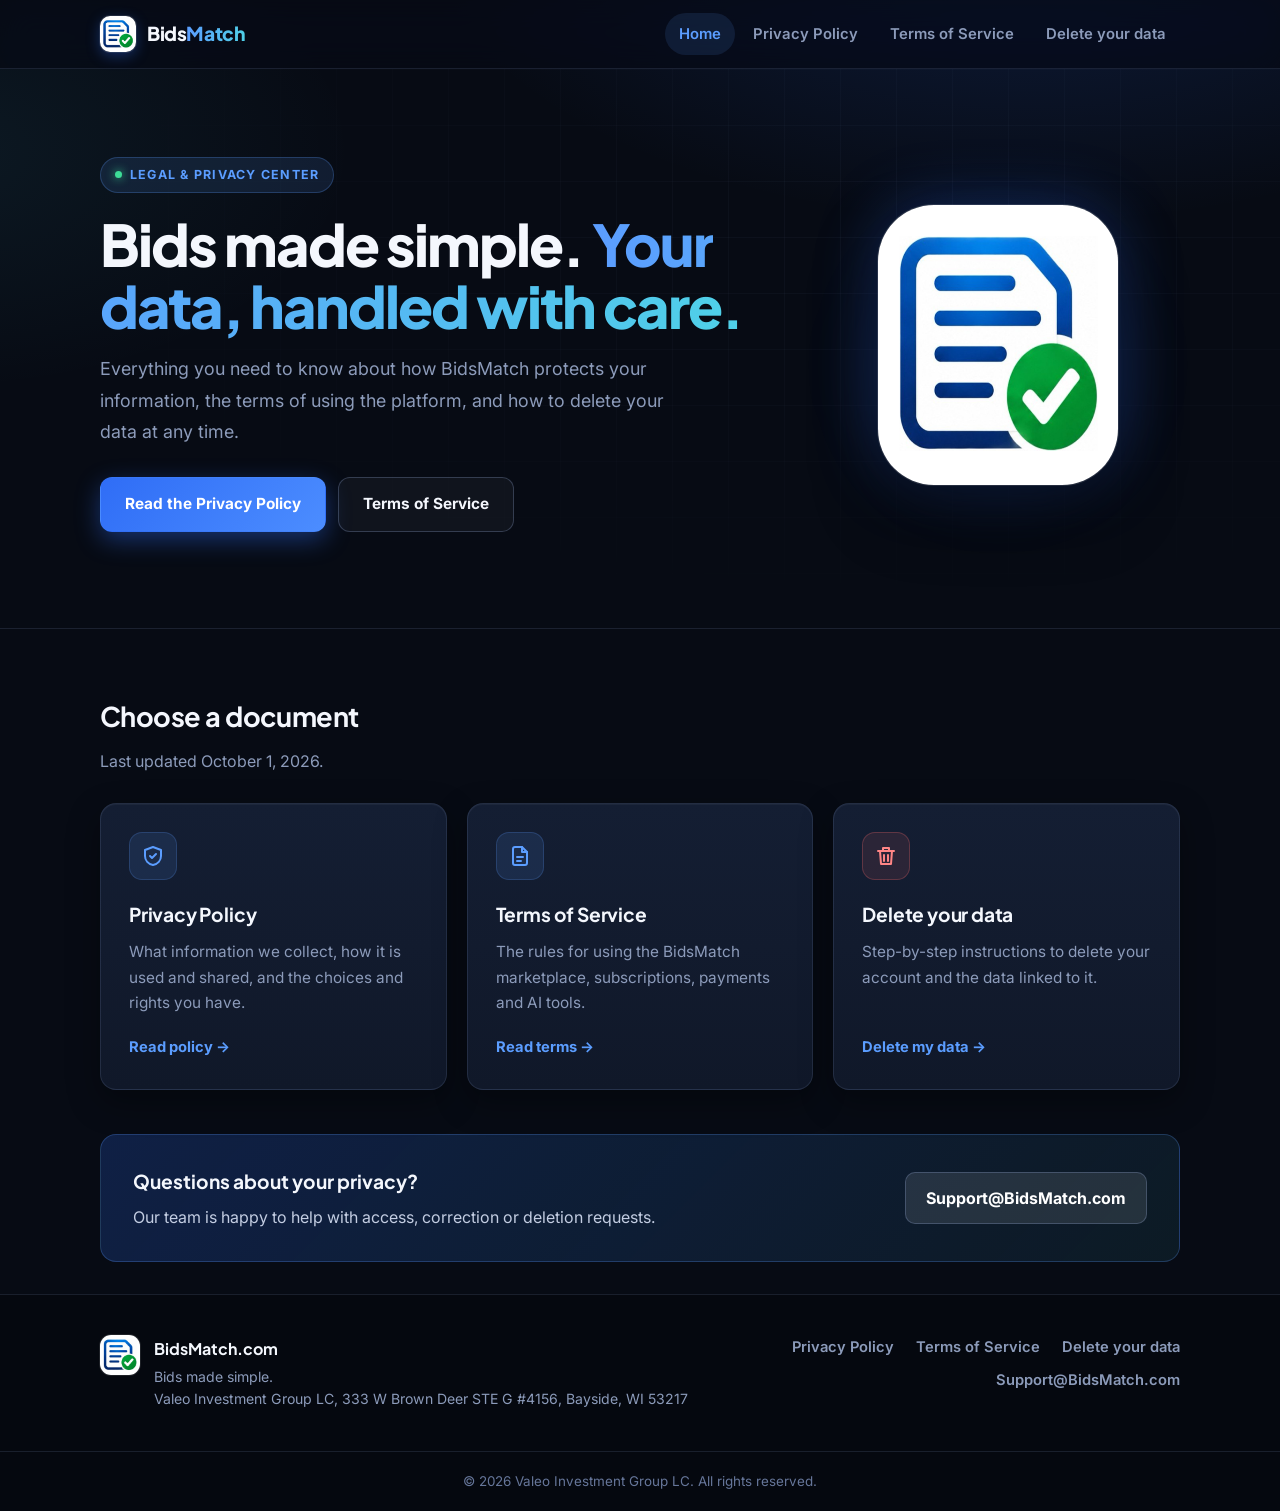
<file: index.html>
<!doctype html>
<html lang="en">
<head>
<meta charset="utf-8">
<meta name="viewport" content="width=device-width, initial-scale=1">
<title>BidsMatch.com | Legal &amp; Privacy</title>
<meta name="description" content="Privacy Policy, Terms of Service and data deletion for BidsMatch. Bids made simple.">
<meta name="theme-color" content="#070b14">
<link rel="preconnect" href="https://fonts.googleapis.com">
<link rel="preconnect" href="https://fonts.gstatic.com" crossorigin>
<link href="https://fonts.googleapis.com/css2?family=Inter:wght@400;500;600;700&family=Plus+Jakarta+Sans:wght@600;700;800&display=swap" rel="stylesheet">
<link rel="icon" type="image/png" sizes="32x32" href="/assets/favicon-32.png">
<link rel="icon" type="image/png" sizes="64x64" href="/assets/favicon-64.png">
<link rel="apple-touch-icon" href="/assets/apple-touch-icon.png">
<meta property="og:title" content="BidsMatch.com | Legal & Privacy">
<meta property="og:description" content="Privacy Policy, Terms of Service and data deletion for BidsMatch.">
<meta property="og:image" content="/assets/icon-192.png">
<link rel="stylesheet" href="/assets/style.css">
</head>
<body><header class="site-header">
  <div class="header-inner">
    <a class="brand" href="/"><img src="/assets/logo.png" alt="" width="38" height="38"><span>Bids<b>Match</b></span></a>
    <button class="nav-toggle" aria-label="Menu" aria-expanded="false"><svg viewBox="0 0 24 24" fill="none" stroke="currentColor" stroke-width="2" stroke-linecap="round"><path d="M4 7h16M4 12h16M4 17h16"/></svg></button>
    <nav class="nav" aria-label="Main">
      <a href="/" aria-current="page">Home</a>
      <a href="/privacy">Privacy Policy</a>
      <a href="/terms">Terms of Service</a>
      <a href="/delete-account">Delete your data</a>
    </nav>
  </div>
</header>
<section class="hero"><div class="hero-inner">
  <div>
    <span class="eyebrow">Legal &amp; Privacy Center</span>
    <h1>Bids made simple. <em>Your data, handled with care.</em></h1>
    <p>Everything you need to know about how BidsMatch protects your information, the terms of using the platform, and how to delete your data at any time.</p>
    <div class="btn-row"><a class="btn btn-primary" href="/privacy">Read the Privacy Policy</a><a class="btn btn-ghost" href="/terms">Terms of Service</a></div>
  </div>
  <div class="hero-art"><img src="/assets/logo.png" alt="BidsMatch logo" width="280" height="280"></div>
</div></section>
<div class="container"><section class="section">
  <h2>Choose a document</h2>
  <p class="lead">Last updated October 1, 2026.</p>
  <div class="cards">
    <a class="card" href="/privacy"><div class="icon"><svg viewBox="0 0 24 24" fill="none" stroke="currentColor" stroke-width="2" stroke-linecap="round" stroke-linejoin="round"><path d="M12 3l8 3v6c0 4.5-3.2 8-8 9-4.8-1-8-4.5-8-9V6z"/><path d="M9 12l2 2 4-4"/></svg></div><h3>Privacy Policy</h3><p>What information we collect, how it is used and shared, and the choices and rights you have.</p><span class="go">Read policy &rarr;</span></a>
    <a class="card" href="/terms"><div class="icon"><svg viewBox="0 0 24 24" fill="none" stroke="currentColor" stroke-width="2" stroke-linecap="round" stroke-linejoin="round"><path d="M14 3H7a2 2 0 00-2 2v14a2 2 0 002 2h10a2 2 0 002-2V8z"/><path d="M14 3v5h5M9 13h6M9 17h4"/></svg></div><h3>Terms of Service</h3><p>The rules for using the BidsMatch marketplace, subscriptions, payments and AI tools.</p><span class="go">Read terms &rarr;</span></a>
    <a class="card danger" href="/delete-account"><div class="icon"><svg viewBox="0 0 24 24" fill="none" stroke="currentColor" stroke-width="2" stroke-linecap="round" stroke-linejoin="round"><path d="M4 7h16M10 11v6M14 11v6M6 7l1 13h10l1-13M9 7V4h6v3"/></svg></div><h3>Delete your data</h3><p>Step-by-step instructions to delete your account and the data linked to it.</p><span class="go">Delete my data &rarr;</span></a>
  </div>
  <div class="info-strip"><div><h3>Questions about your privacy?</h3><p>Our team is happy to help with access, correction or deletion requests.</p></div><a href="mailto:Support@BidsMatch.com">Support@BidsMatch.com</a></div>
</section></div>
<footer class="site-footer">
  <div class="footer-inner">
    <div class="footer-brand"><img src="/assets/logo.png" alt="" width="40" height="40"><div><strong>BidsMatch.com</strong><p>Bids made simple.<br>Valeo Investment Group LC, 333 W Brown Deer STE G #4156, Bayside, WI 53217</p></div></div>
    <div class="footer-links"><a href="/privacy">Privacy Policy</a><a href="/terms">Terms of Service</a><a href="/delete-account">Delete your data</a><a href="mailto:Support@BidsMatch.com">Support@BidsMatch.com</a></div>
  </div>
  <div class="footer-bottom">&copy; 2026 Valeo Investment Group LC. All rights reserved.</div>
</footer>
<button class="to-top" aria-label="Back to top"><svg viewBox="0 0 24 24" fill="none" stroke="currentColor" stroke-width="2.5" stroke-linecap="round" stroke-linejoin="round"><path d="M6 15l6-6 6 6"/></svg></button>
<script src="/assets/site.js"></script>
</body>
</html>
</file>
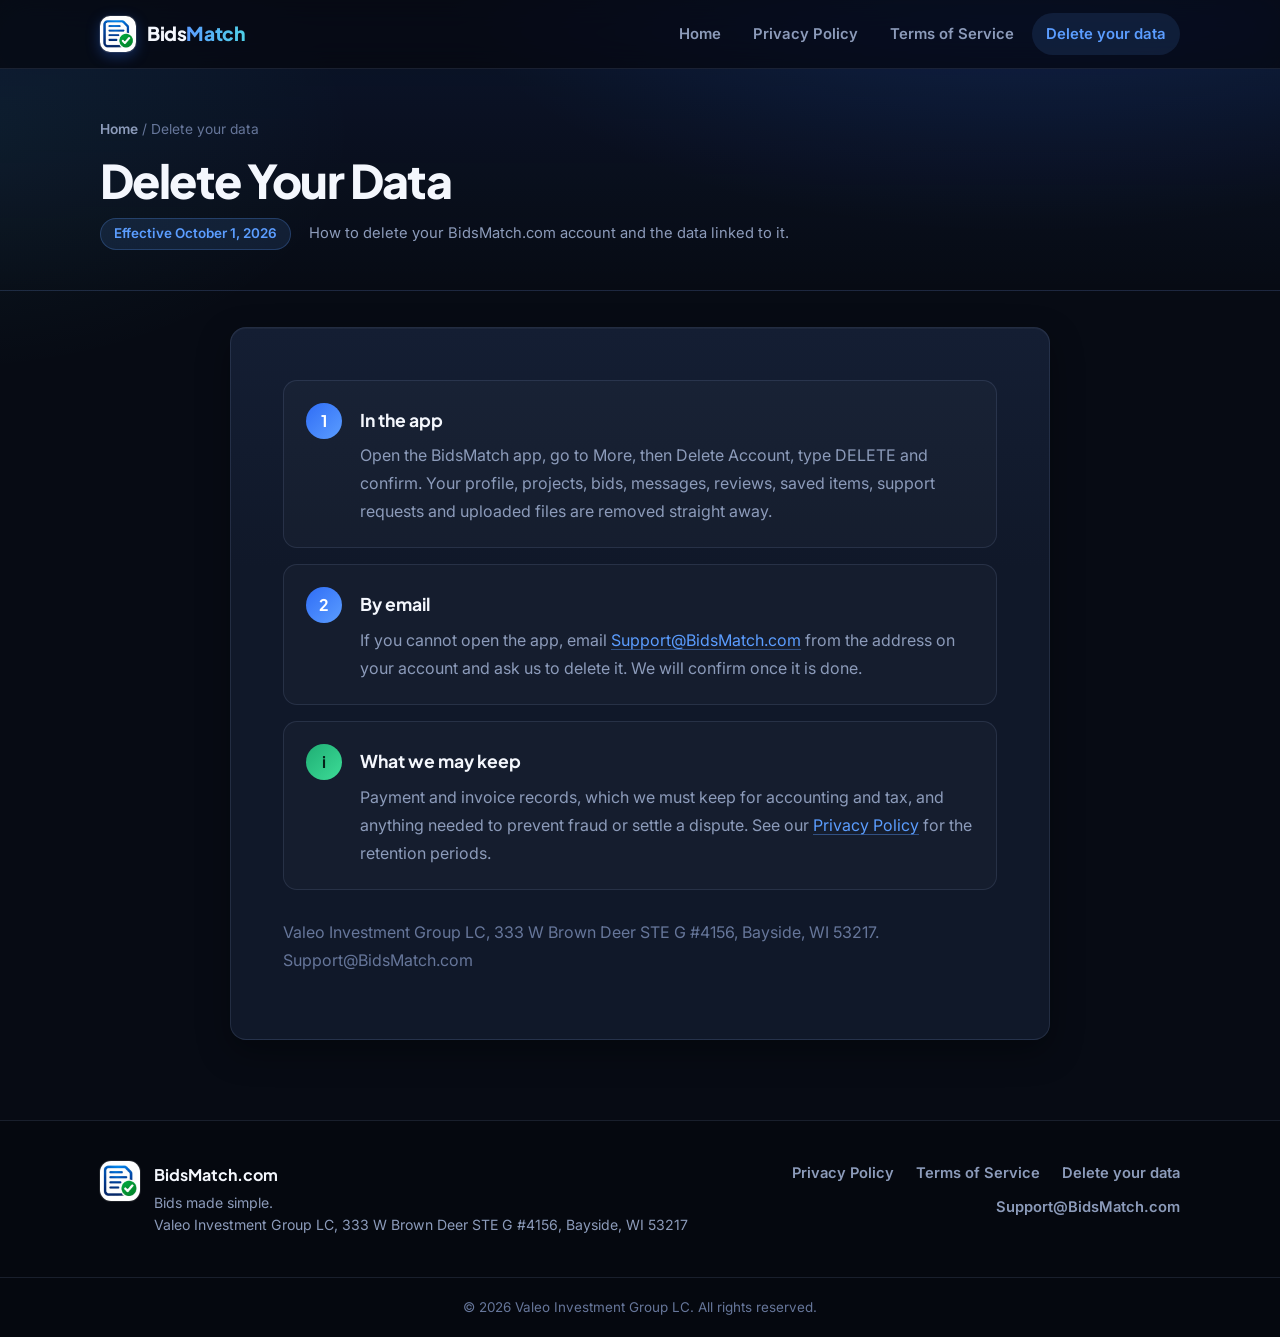
<file: delete-account.html>
<!doctype html>
<html lang="en">
<head>
<meta charset="utf-8">
<meta name="viewport" content="width=device-width, initial-scale=1">
<title>Delete Your Data | BidsMatch.com</title>
<meta name="description" content="How to delete your BidsMatch account and linked data.">
<meta name="theme-color" content="#070b14">
<link rel="preconnect" href="https://fonts.googleapis.com">
<link rel="preconnect" href="https://fonts.gstatic.com" crossorigin>
<link href="https://fonts.googleapis.com/css2?family=Inter:wght@400;500;600;700&family=Plus+Jakarta+Sans:wght@600;700;800&display=swap" rel="stylesheet">
<link rel="icon" type="image/png" sizes="32x32" href="/assets/favicon-32.png">
<link rel="icon" type="image/png" sizes="64x64" href="/assets/favicon-64.png">
<link rel="apple-touch-icon" href="/assets/apple-touch-icon.png">
<meta property="og:title" content="Delete Your Data | BidsMatch.com">
<meta property="og:description" content="How to delete your BidsMatch account and linked data.">
<meta property="og:image" content="/assets/icon-192.png">
<link rel="stylesheet" href="/assets/style.css">
</head>
<body><header class="site-header">
  <div class="header-inner">
    <a class="brand" href="/"><img src="/assets/logo.png" alt="" width="38" height="38"><span>Bids<b>Match</b></span></a>
    <button class="nav-toggle" aria-label="Menu" aria-expanded="false"><svg viewBox="0 0 24 24" fill="none" stroke="currentColor" stroke-width="2" stroke-linecap="round"><path d="M4 7h16M4 12h16M4 17h16"/></svg></button>
    <nav class="nav" aria-label="Main">
      <a href="/">Home</a>
      <a href="/privacy">Privacy Policy</a>
      <a href="/terms">Terms of Service</a>
      <a href="/delete-account" aria-current="page">Delete your data</a>
    </nav>
  </div>
</header><section class="page-head"><div class="page-head-inner">
  <div class="crumbs"><a href="/">Home</a> / Delete your data</div>
  <h1>Delete Your Data</h1>
  <p class="meta"><span class="pill">Effective October 1, 2026</span><span>How to delete your BidsMatch.com account and the data linked to it.</span></p>
</div></section>
<div class="doc" style="grid-template-columns:minmax(0,820px);justify-content:center">
  <main class="content">
    <div class="steps">
      <div class="step"><div class="num">1</div><div><h3>In the app</h3><p>Open the BidsMatch app, go to More, then Delete Account, type DELETE and confirm. Your profile, projects, bids, messages, reviews, saved items, support requests and uploaded files are removed straight away.</p></div></div>
      <div class="step"><div class="num">2</div><div><h3>By email</h3><p>If you cannot open the app, email <a href="mailto:Support@BidsMatch.com">Support@BidsMatch.com</a> from the address on your account and ask us to delete it. We will confirm once it is done.</p></div></div>
      <div class="step keep"><div class="num">i</div><div><h3>What we may keep</h3><p>Payment and invoice records, which we must keep for accounting and tax, and anything needed to prevent fraud or settle a dispute. See our <a href="/privacy">Privacy Policy</a> for the retention periods.</p></div></div>
    </div>
    <p class="meta" style="margin-top:28px">Valeo Investment Group LC, 333 W Brown Deer STE G #4156, Bayside, WI 53217. Support@BidsMatch.com</p>
  </main>
</div><footer class="site-footer">
  <div class="footer-inner">
    <div class="footer-brand"><img src="/assets/logo.png" alt="" width="40" height="40"><div><strong>BidsMatch.com</strong><p>Bids made simple.<br>Valeo Investment Group LC, 333 W Brown Deer STE G #4156, Bayside, WI 53217</p></div></div>
    <div class="footer-links"><a href="/privacy">Privacy Policy</a><a href="/terms">Terms of Service</a><a href="/delete-account">Delete your data</a><a href="mailto:Support@BidsMatch.com">Support@BidsMatch.com</a></div>
  </div>
  <div class="footer-bottom">&copy; 2026 Valeo Investment Group LC. All rights reserved.</div>
</footer>
<button class="to-top" aria-label="Back to top"><svg viewBox="0 0 24 24" fill="none" stroke="currentColor" stroke-width="2.5" stroke-linecap="round" stroke-linejoin="round"><path d="M6 15l6-6 6 6"/></svg></button>
<script src="/assets/site.js"></script>
</body>
</html>
</file>
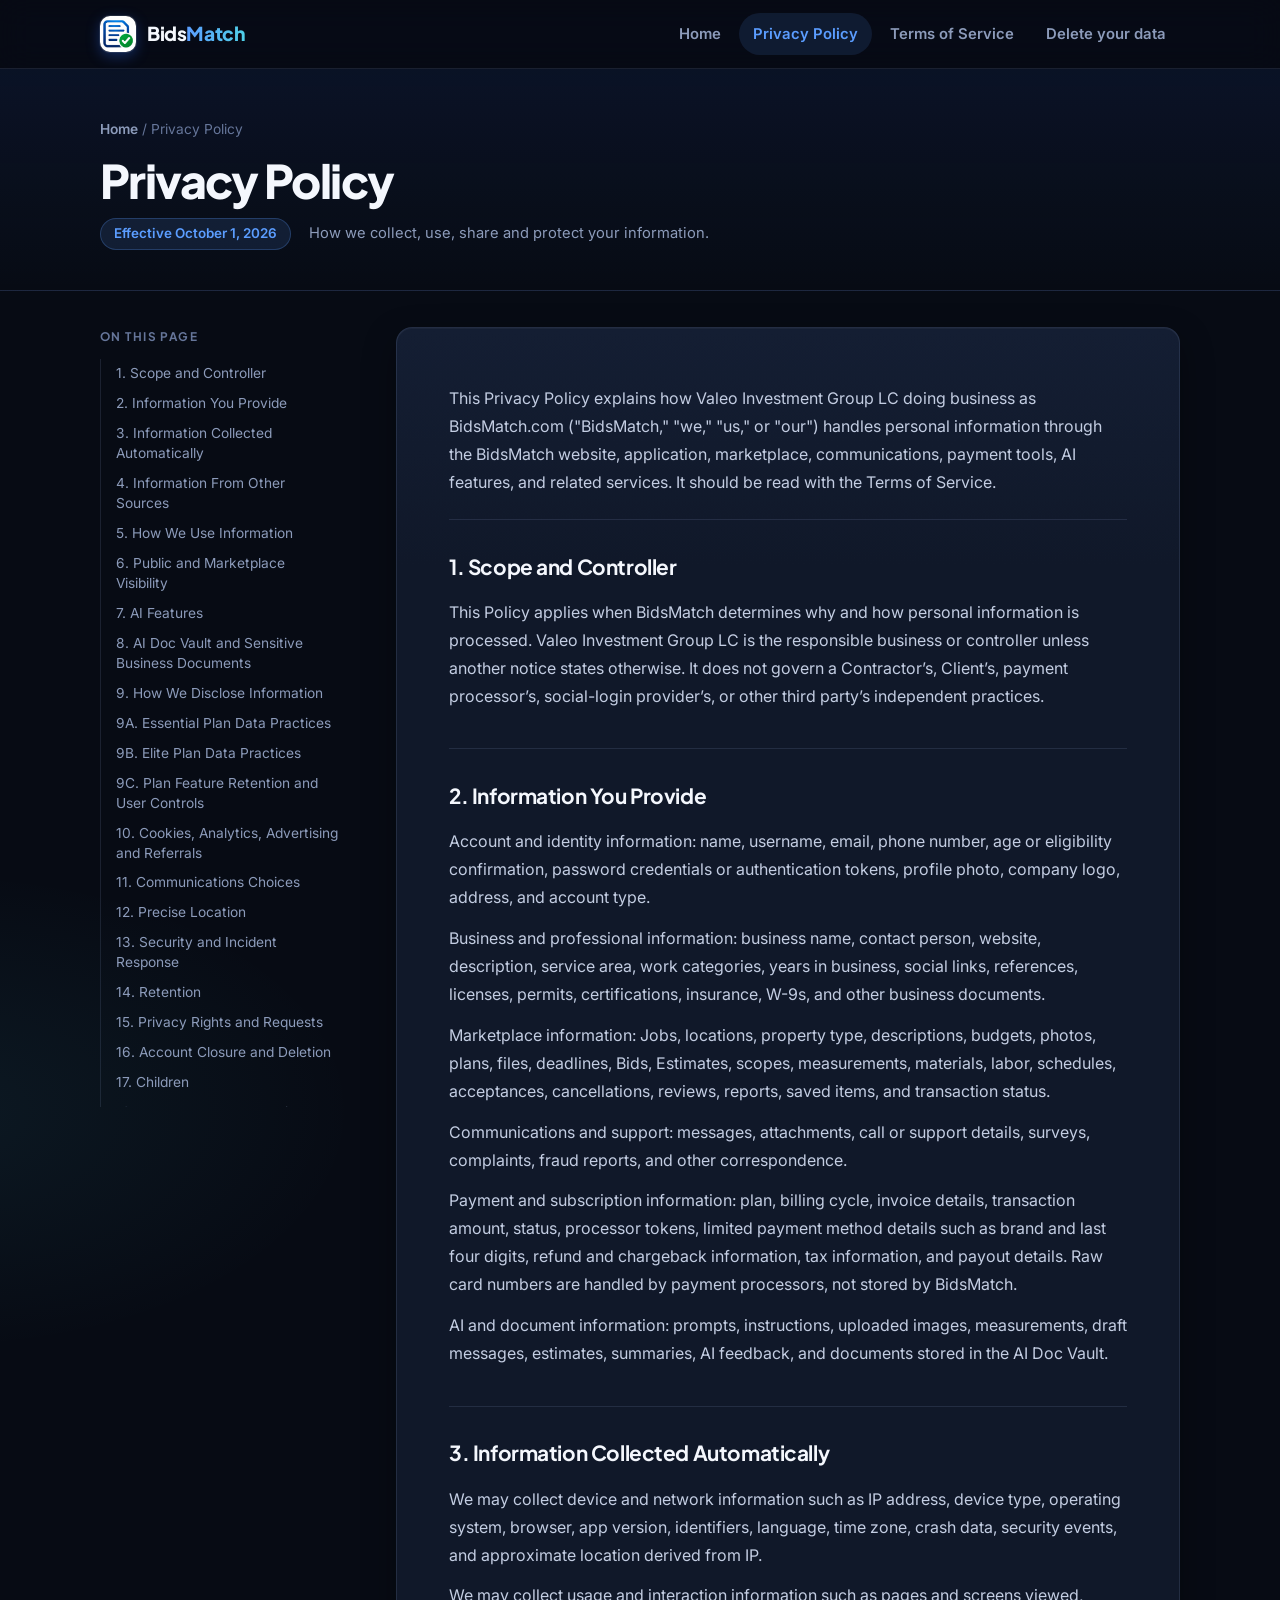
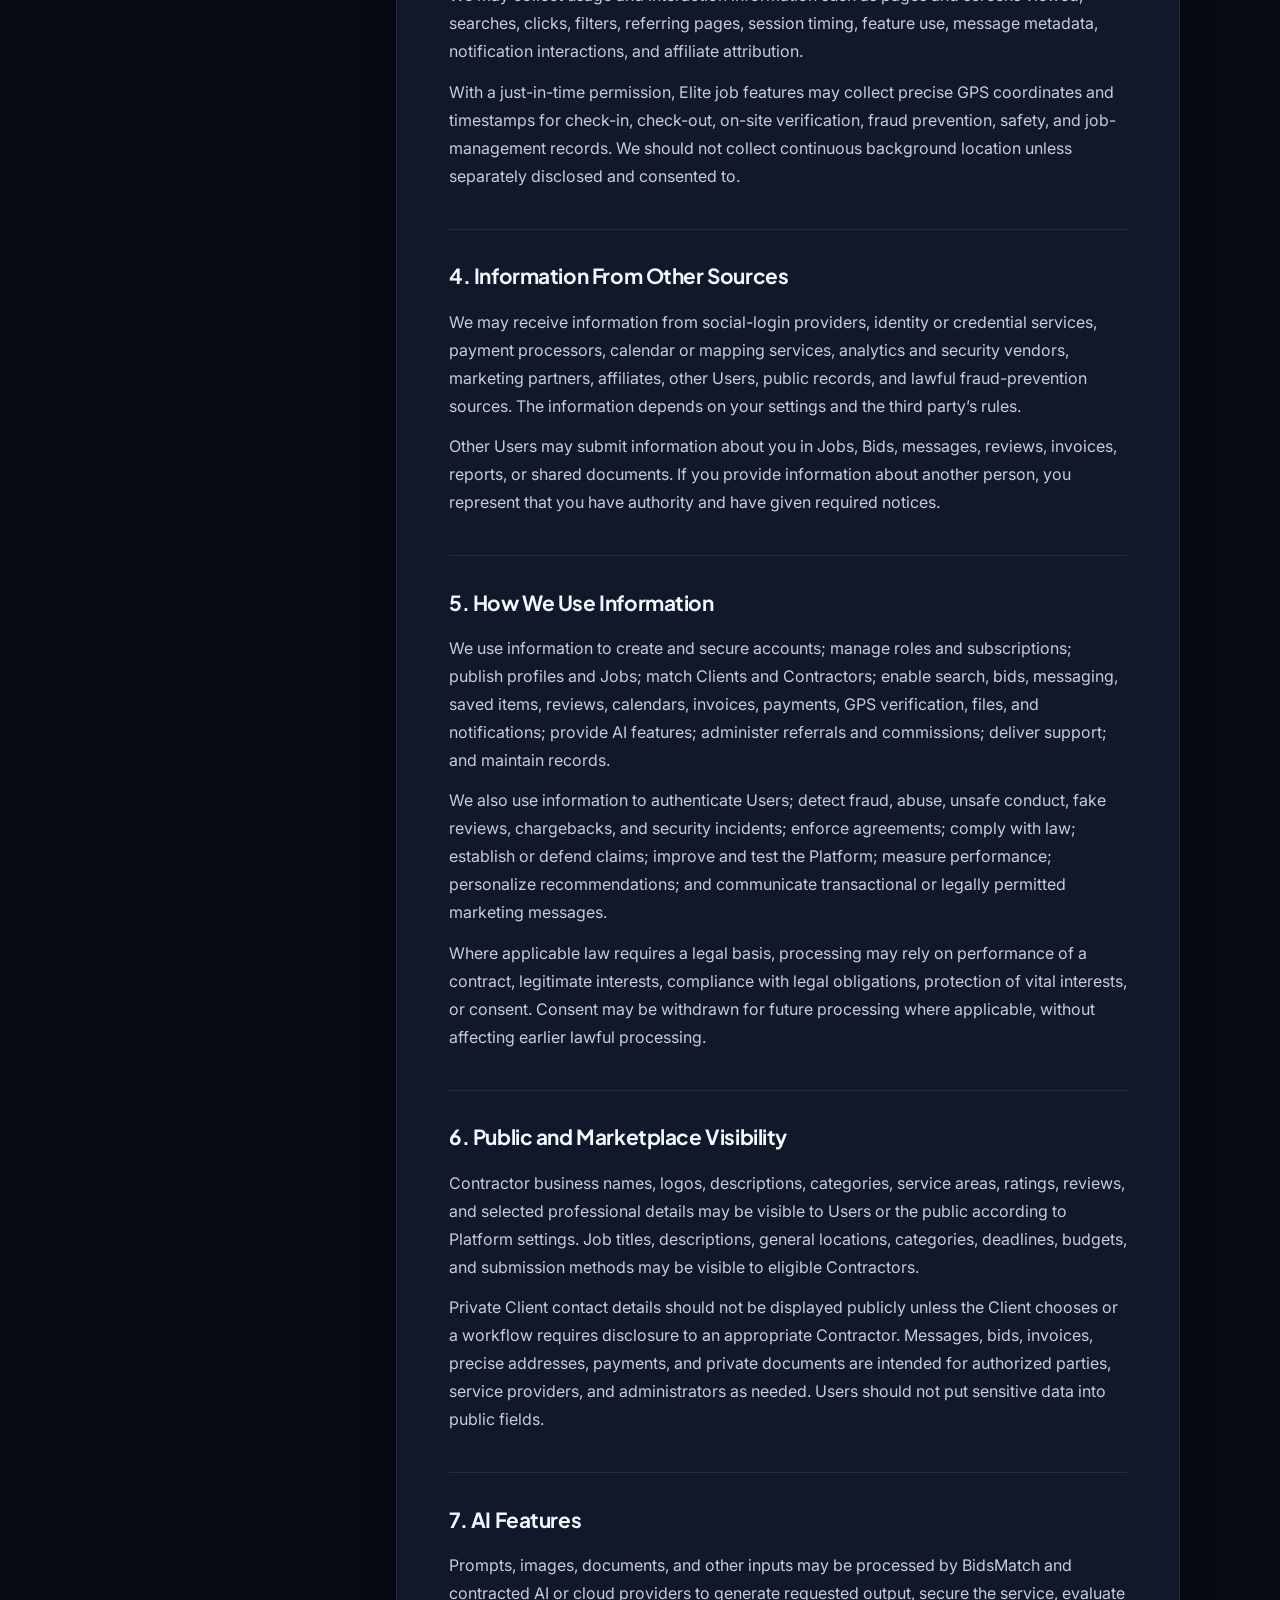
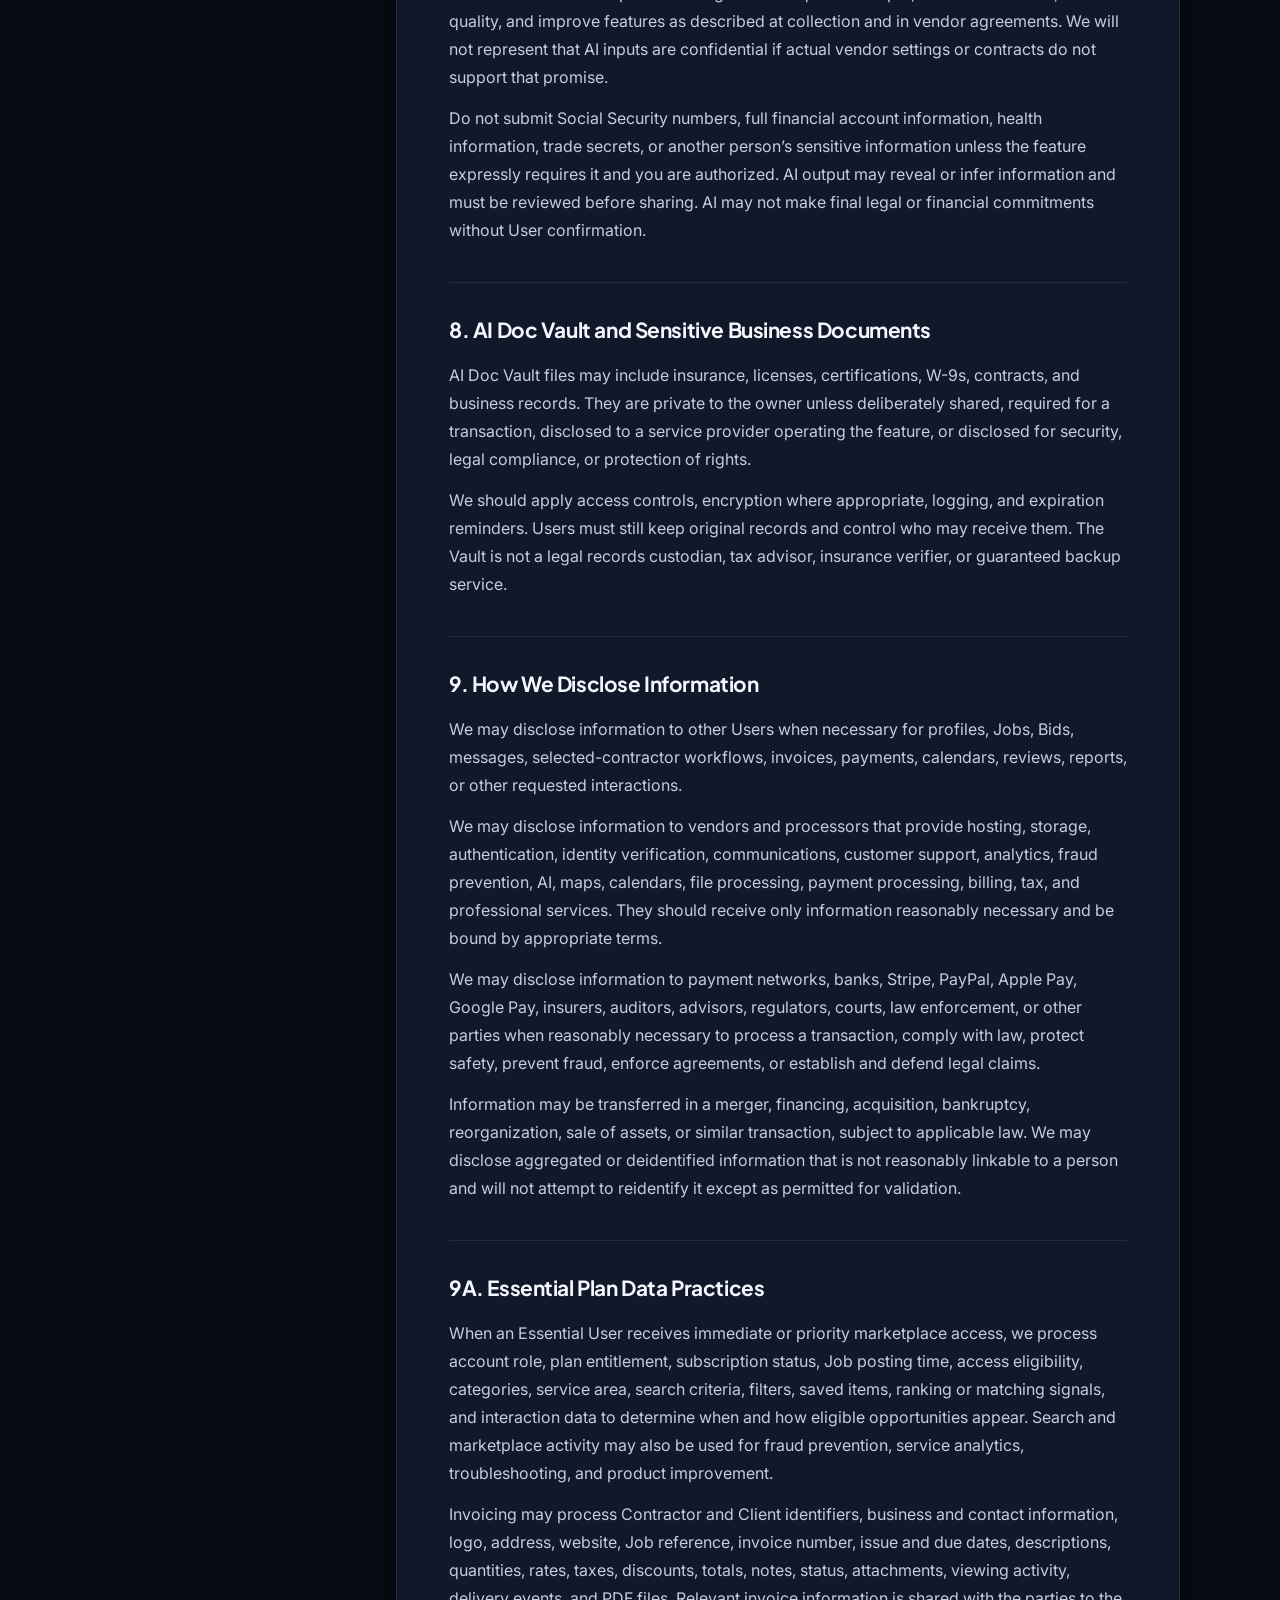
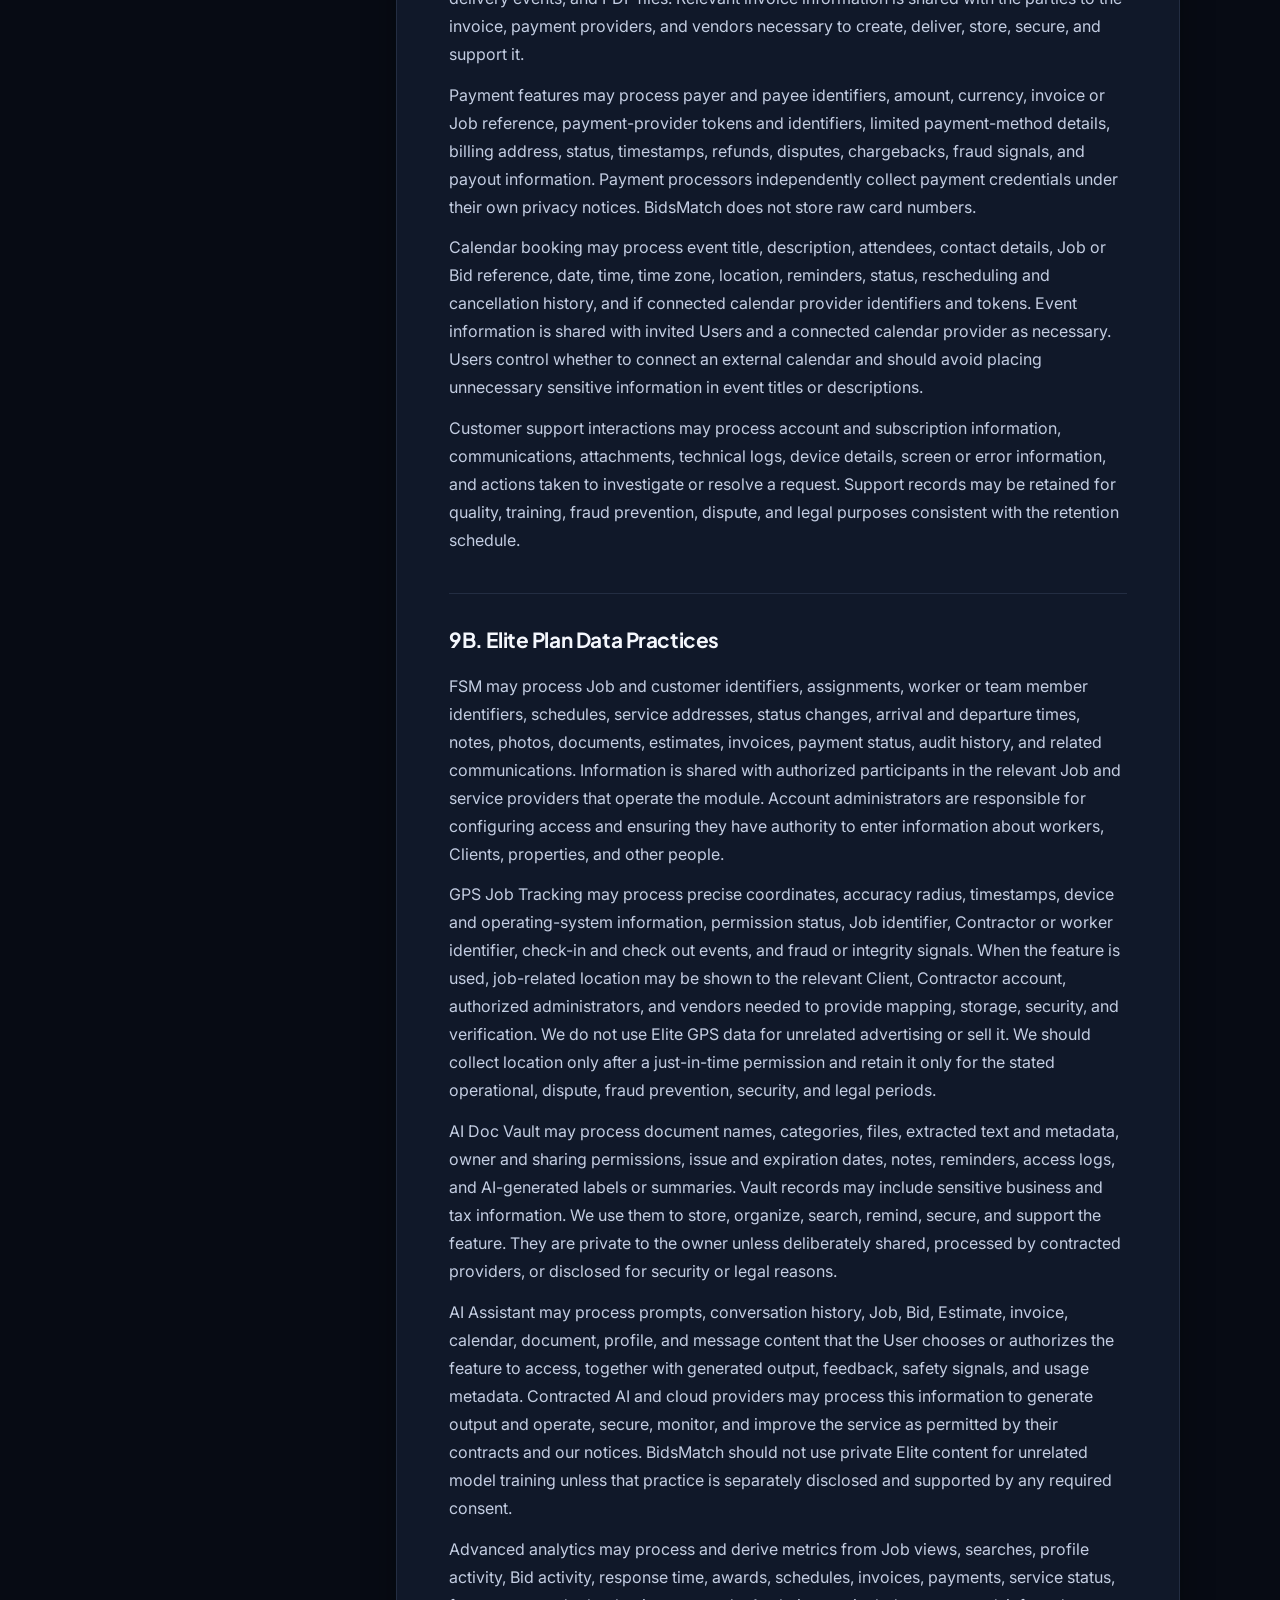
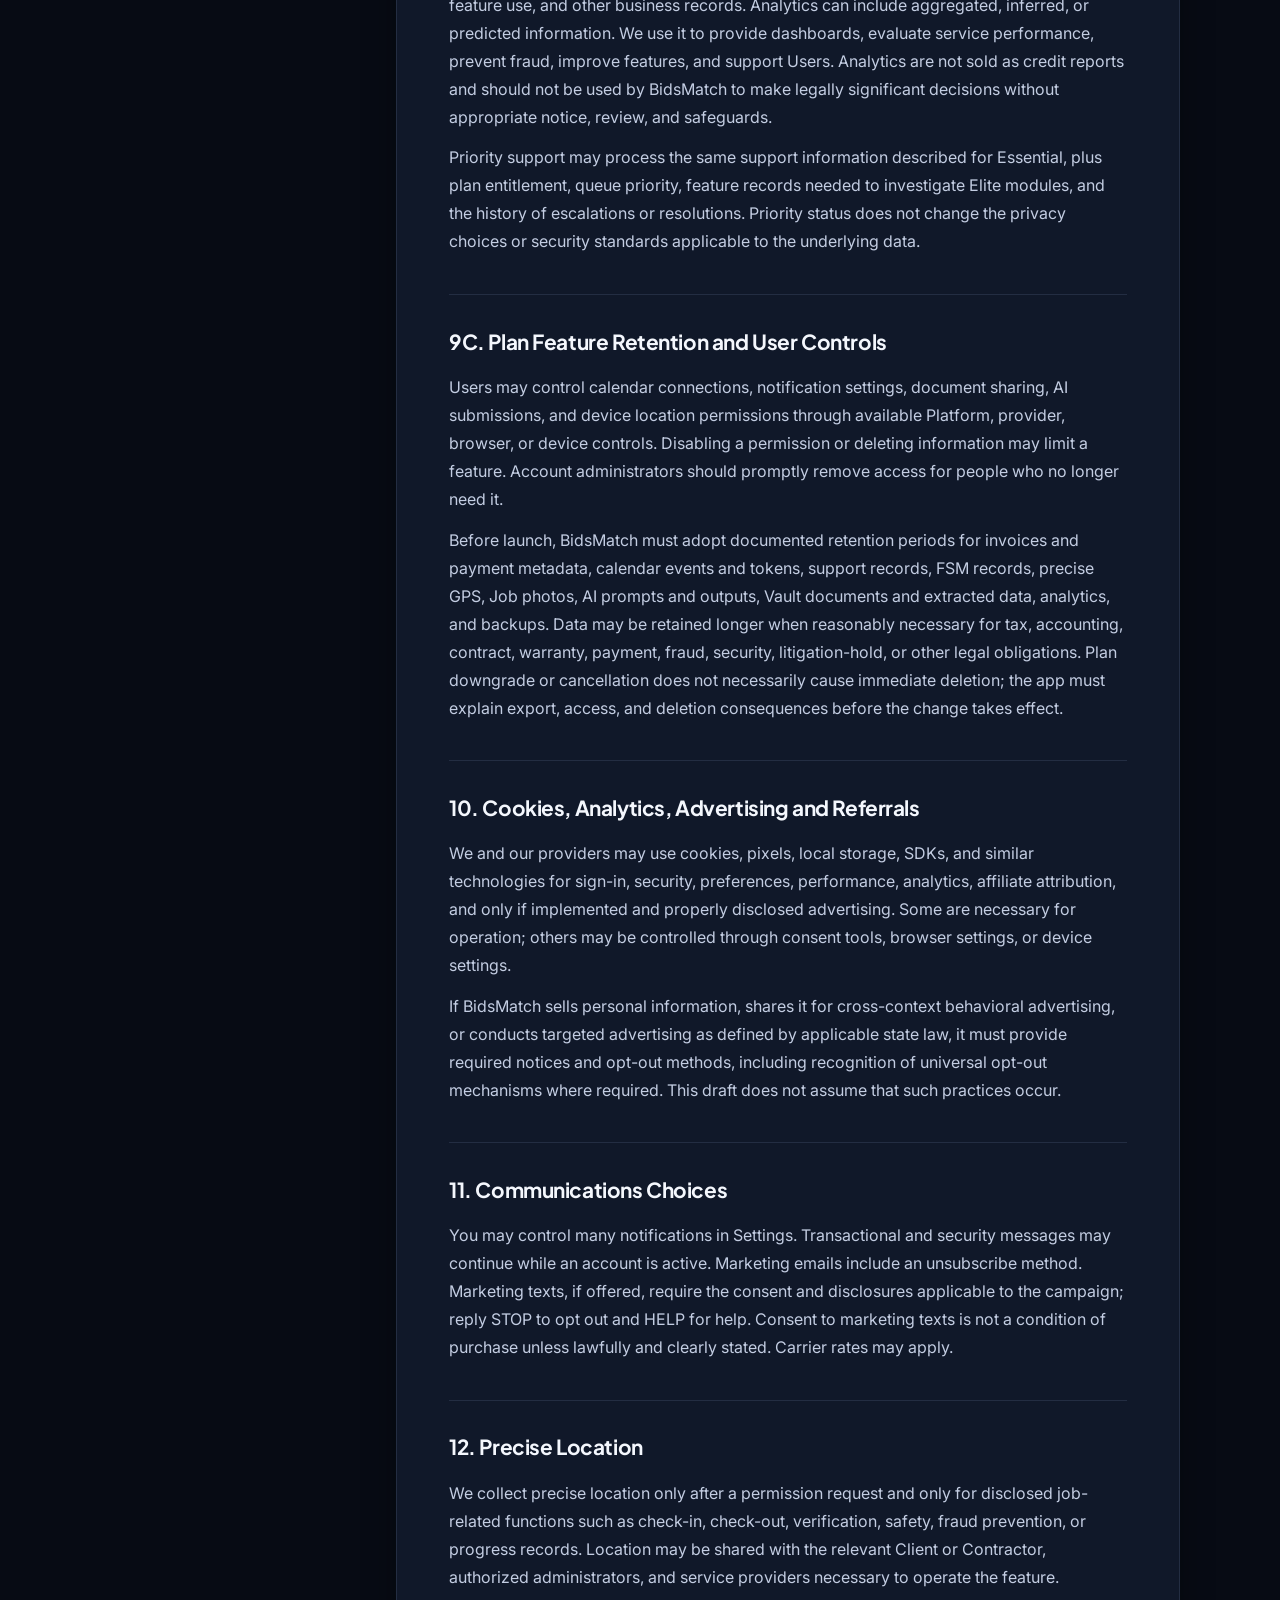
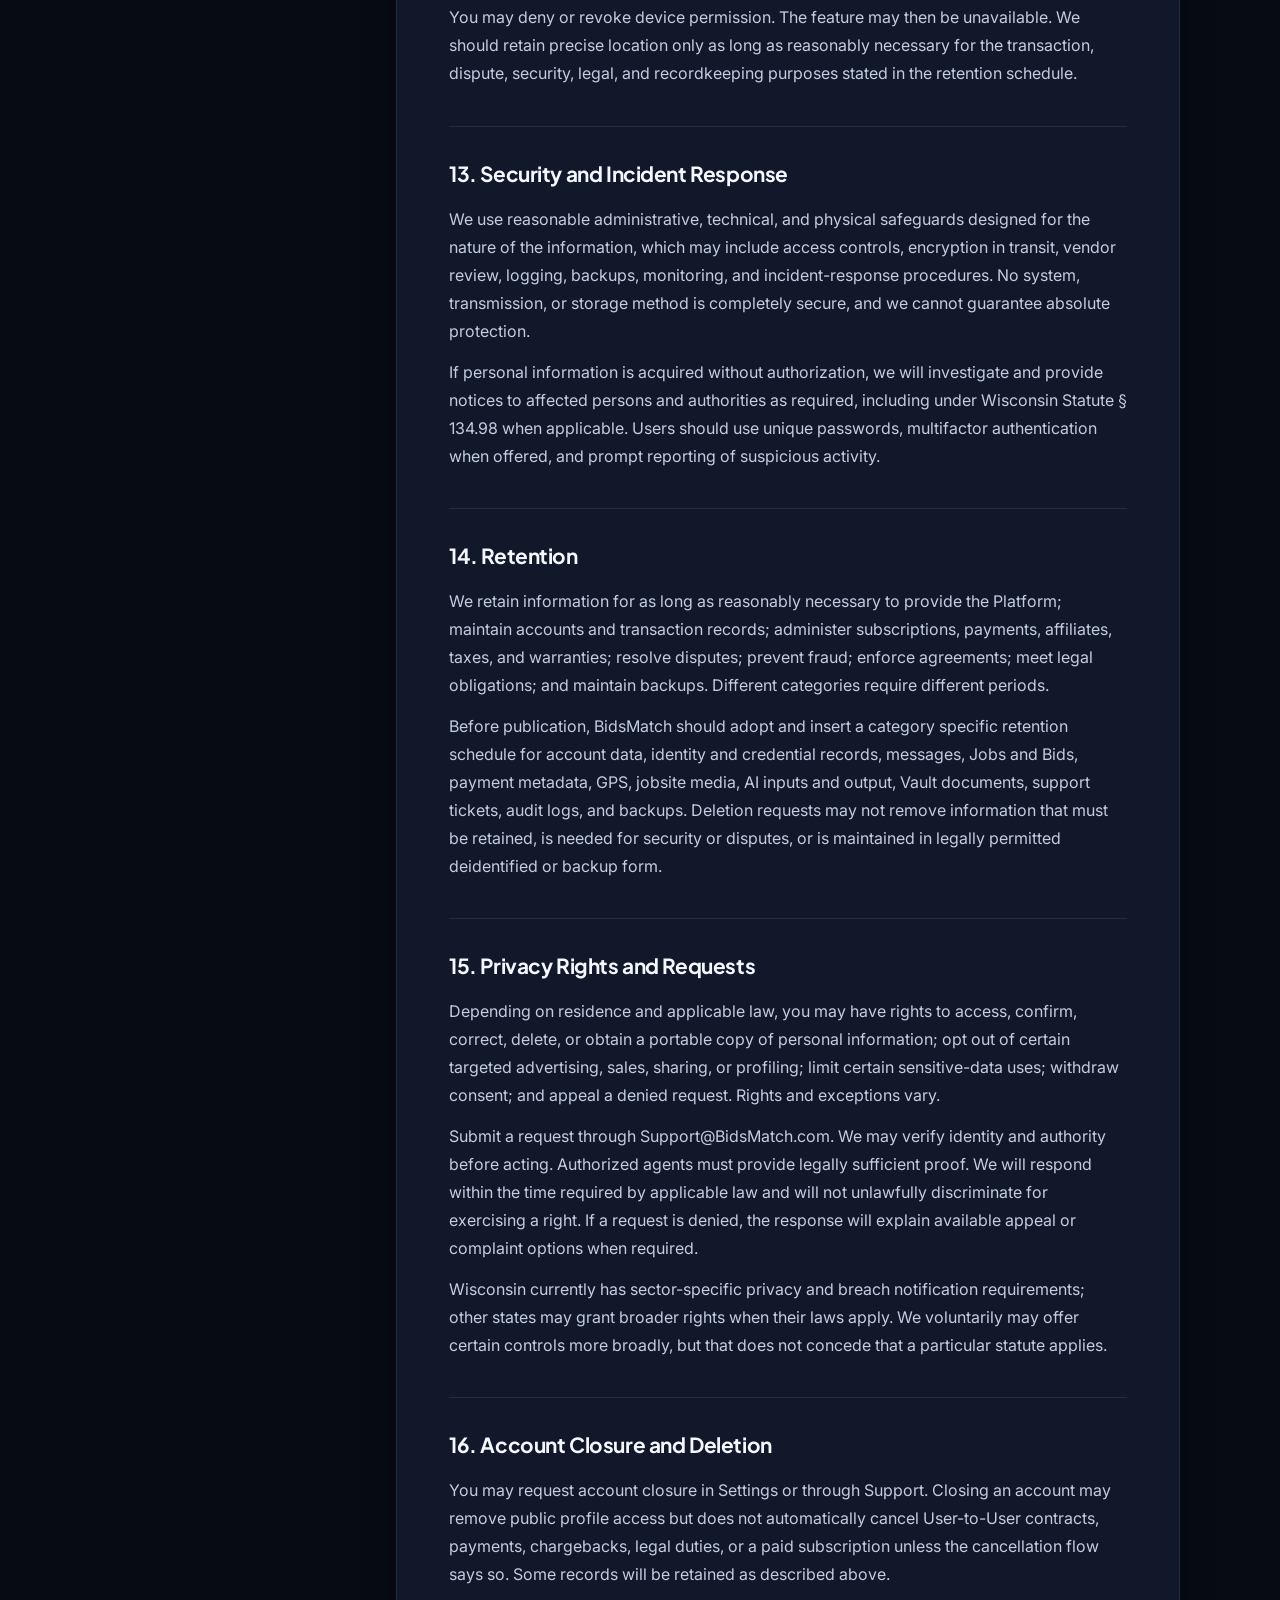
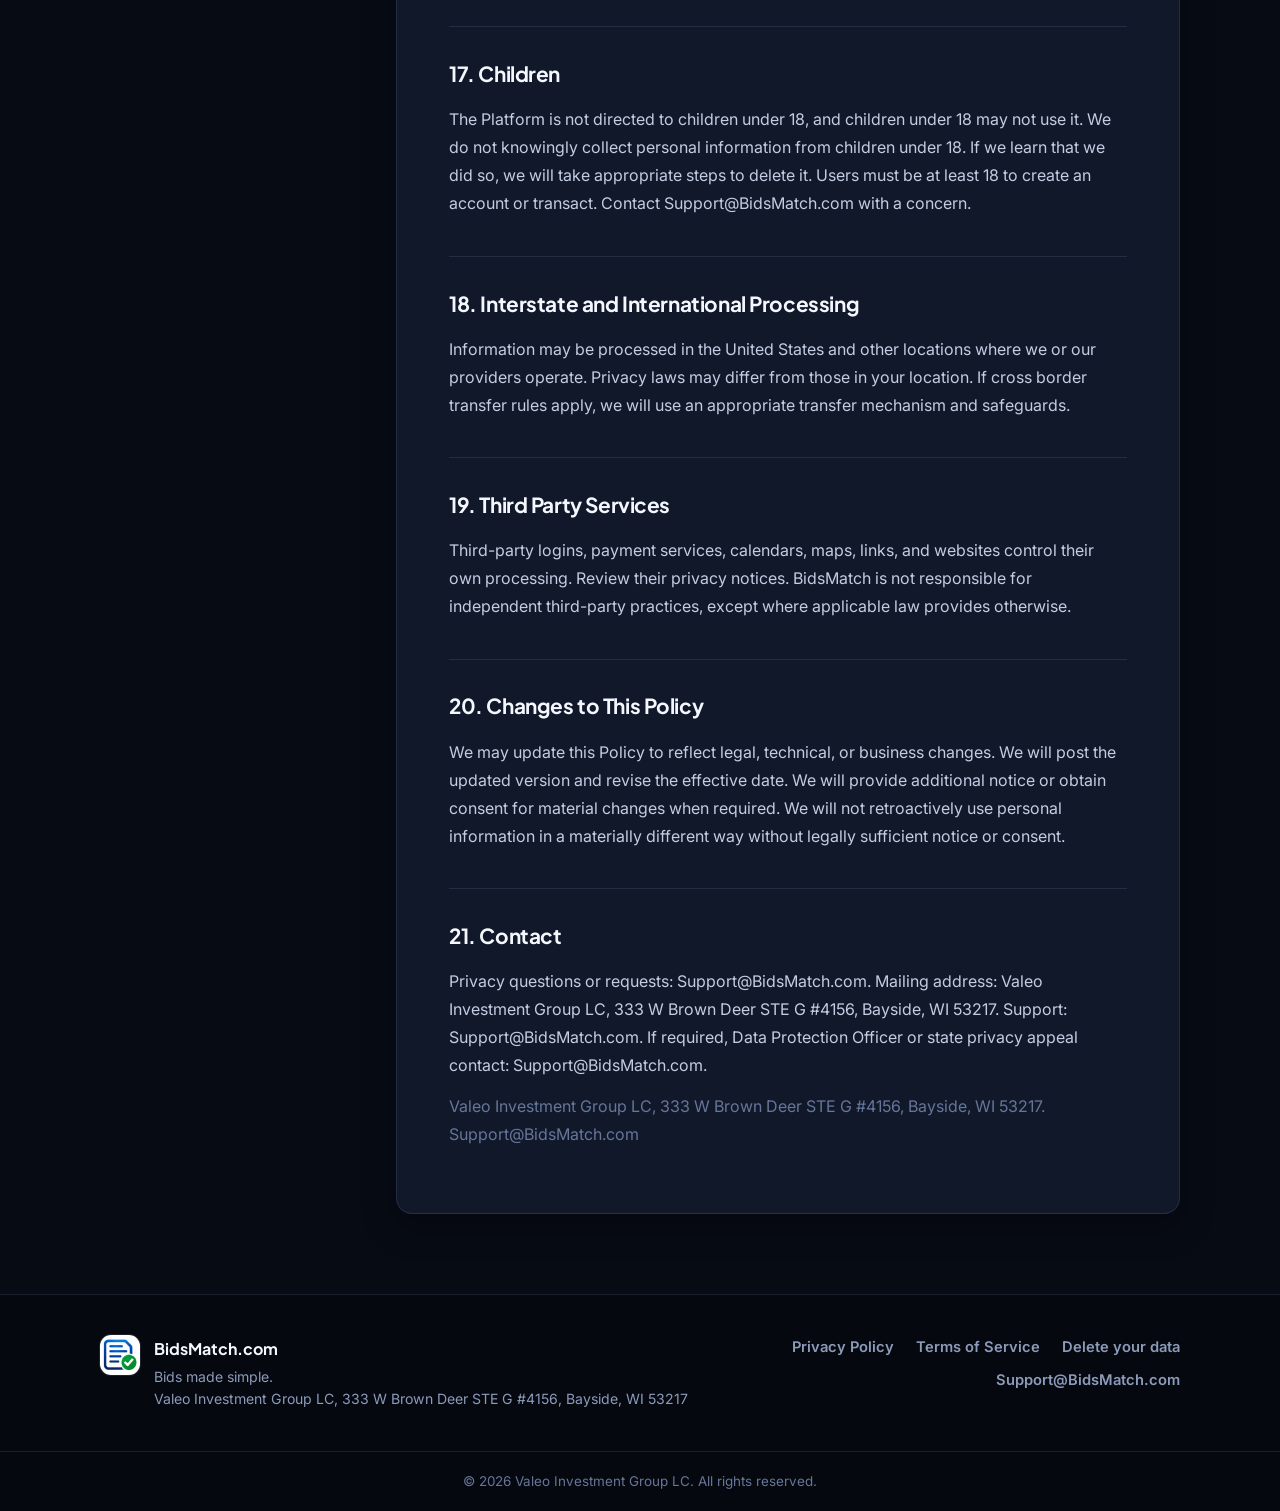
<file: privacy.html>
<!doctype html>
<html lang="en">
<head>
<meta charset="utf-8">
<meta name="viewport" content="width=device-width, initial-scale=1">
<title>Privacy Policy | BidsMatch.com</title>
<meta name="description" content="How BidsMatch collects, uses and protects personal information.">
<meta name="theme-color" content="#070b14">
<link rel="preconnect" href="https://fonts.googleapis.com">
<link rel="preconnect" href="https://fonts.gstatic.com" crossorigin>
<link href="https://fonts.googleapis.com/css2?family=Inter:wght@400;500;600;700&family=Plus+Jakarta+Sans:wght@600;700;800&display=swap" rel="stylesheet">
<link rel="icon" type="image/png" sizes="32x32" href="/assets/favicon-32.png">
<link rel="icon" type="image/png" sizes="64x64" href="/assets/favicon-64.png">
<link rel="apple-touch-icon" href="/assets/apple-touch-icon.png">
<meta property="og:title" content="Privacy Policy | BidsMatch.com">
<meta property="og:description" content="How BidsMatch collects, uses and protects personal information.">
<meta property="og:image" content="/assets/icon-192.png">
<link rel="stylesheet" href="/assets/style.css">
</head>
<body><header class="site-header">
  <div class="header-inner">
    <a class="brand" href="/"><img src="/assets/logo.png" alt="" width="38" height="38"><span>Bids<b>Match</b></span></a>
    <button class="nav-toggle" aria-label="Menu" aria-expanded="false"><svg viewBox="0 0 24 24" fill="none" stroke="currentColor" stroke-width="2" stroke-linecap="round"><path d="M4 7h16M4 12h16M4 17h16"/></svg></button>
    <nav class="nav" aria-label="Main">
      <a href="/">Home</a>
      <a href="/privacy" aria-current="page">Privacy Policy</a>
      <a href="/terms">Terms of Service</a>
      <a href="/delete-account">Delete your data</a>
    </nav>
  </div>
</header><section class="page-head"><div class="page-head-inner">
  <div class="crumbs"><a href="/">Home</a> / Privacy Policy</div>
  <h1>Privacy Policy</h1>
  <p class="meta"><span class="pill">Effective October 1, 2026</span><span>How we collect, use, share and protect your information.</span></p>
</div></section>
<div class="doc">
  <aside class="toc" id="toc" aria-label="Table of contents"></aside>
  <main class="content">
<p>This Privacy Policy explains how Valeo Investment Group LC doing business as BidsMatch.com ("BidsMatch," "we," "us," or "our") handles personal information through the BidsMatch website, application, marketplace, communications, payment tools, AI features, and related services. It should be read with the Terms of Service.</p>
<h2>1. Scope and Controller</h2>
<p>This Policy applies when BidsMatch determines why and how personal information is processed. Valeo Investment Group LC is the responsible business or controller unless another notice states otherwise. It does not govern a Contractor’s, Client’s, payment processor’s, social-login provider’s, or other third party’s independent practices.</p>
<h2>2. Information You Provide</h2>
<p>Account and identity information: name, username, email, phone number, age or eligibility confirmation, password credentials or authentication tokens, profile photo, company logo, address, and account type.</p>
<p>Business and professional information: business name, contact person, website, description, service area, work categories, years in business, social links, references, licenses, permits, certifications, insurance, W-9s, and other business documents.</p>
<p>Marketplace information: Jobs, locations, property type, descriptions, budgets, photos, plans, files, deadlines, Bids, Estimates, scopes, measurements, materials, labor, schedules, acceptances, cancellations, reviews, reports, saved items, and transaction status.</p>
<p>Communications and support: messages, attachments, call or support details, surveys, complaints, fraud reports, and other correspondence.</p>
<p>Payment and subscription information: plan, billing cycle, invoice details, transaction amount, status, processor tokens, limited payment method details such as brand and last four digits, refund and chargeback information, tax information, and payout details. Raw card numbers are handled by payment processors, not stored by BidsMatch.</p>
<p>AI and document information: prompts, instructions, uploaded images, measurements, draft messages, estimates, summaries, AI feedback, and documents stored in the AI Doc Vault.</p>
<h2>3. Information Collected Automatically</h2>
<p>We may collect device and network information such as IP address, device type, operating system, browser, app version, identifiers, language, time zone, crash data, security events, and approximate location derived from IP.</p>
<p>We may collect usage and interaction information such as pages and screens viewed, searches, clicks, filters, referring pages, session timing, feature use, message metadata, notification interactions, and affiliate attribution.</p>
<p>With a just-in-time permission, Elite job features may collect precise GPS coordinates and timestamps for check-in, check-out, on-site verification, fraud prevention, safety, and job-management records. We should not collect continuous background location unless separately disclosed and consented to.</p>
<h2>4. Information From Other Sources</h2>
<p>We may receive information from social-login providers, identity or credential services, payment processors, calendar or mapping services, analytics and security vendors, marketing partners, affiliates, other Users, public records, and lawful fraud-prevention sources. The information depends on your settings and the third party’s rules.</p>
<p>Other Users may submit information about you in Jobs, Bids, messages, reviews, invoices, reports, or shared documents. If you provide information about another person, you represent that you have authority and have given required notices.</p>
<h2>5. How We Use Information</h2>
<p>We use information to create and secure accounts; manage roles and subscriptions; publish profiles and Jobs; match Clients and Contractors; enable search, bids, messaging, saved items, reviews, calendars, invoices, payments, GPS verification, files, and notifications; provide AI features; administer referrals and commissions; deliver support; and maintain records.</p>
<p>We also use information to authenticate Users; detect fraud, abuse, unsafe conduct, fake reviews, chargebacks, and security incidents; enforce agreements; comply with law; establish or defend claims; improve and test the Platform; measure performance; personalize recommendations; and communicate transactional or legally permitted marketing messages.</p>
<p>Where applicable law requires a legal basis, processing may rely on performance of a contract, legitimate interests, compliance with legal obligations, protection of vital interests, or consent. Consent may be withdrawn for future processing where applicable, without affecting earlier lawful processing.</p>
<h2>6. Public and Marketplace Visibility</h2>
<p>Contractor business names, logos, descriptions, categories, service areas, ratings, reviews, and selected professional details may be visible to Users or the public according to Platform settings. Job titles, descriptions, general locations, categories, deadlines, budgets, and submission methods may be visible to eligible Contractors.</p>
<p>Private Client contact details should not be displayed publicly unless the Client chooses or a workflow requires disclosure to an appropriate Contractor. Messages, bids, invoices, precise addresses, payments, and private documents are intended for authorized parties, service providers, and administrators as needed. Users should not put sensitive data into public fields.</p>
<h2>7. AI Features</h2>
<p>Prompts, images, documents, and other inputs may be processed by BidsMatch and contracted AI or cloud providers to generate requested output, secure the service, evaluate quality, and improve features as described at collection and in vendor agreements. We will not represent that AI inputs are confidential if actual vendor settings or contracts do not support that promise.</p>
<p>Do not submit Social Security numbers, full financial account information, health information, trade secrets, or another person’s sensitive information unless the feature expressly requires it and you are authorized. AI output may reveal or infer information and must be reviewed before sharing. AI may not make final legal or financial commitments without User confirmation.</p>
<h2>8. AI Doc Vault and Sensitive Business Documents</h2>
<p>AI Doc Vault files may include insurance, licenses, certifications, W-9s, contracts, and business records. They are private to the owner unless deliberately shared, required for a transaction, disclosed to a service provider operating the feature, or disclosed for security, legal compliance, or protection of rights.</p>
<p>We should apply access controls, encryption where appropriate, logging, and expiration reminders. Users must still keep original records and control who may receive them. The Vault is not a legal records custodian, tax advisor, insurance verifier, or guaranteed backup service.</p>
<h2>9. How We Disclose Information</h2>
<p>We may disclose information to other Users when necessary for profiles, Jobs, Bids, messages, selected-contractor workflows, invoices, payments, calendars, reviews, reports, or other requested interactions.</p>
<p>We may disclose information to vendors and processors that provide hosting, storage, authentication, identity verification, communications, customer support, analytics, fraud prevention, AI, maps, calendars, file processing, payment processing, billing, tax, and professional services. They should receive only information reasonably necessary and be bound by appropriate terms.</p>
<p>We may disclose information to payment networks, banks, Stripe, PayPal, Apple Pay, Google Pay, insurers, auditors, advisors, regulators, courts, law enforcement, or other parties when reasonably necessary to process a transaction, comply with law, protect safety, prevent fraud, enforce agreements, or establish and defend legal claims.</p>
<p>Information may be transferred in a merger, financing, acquisition, bankruptcy, reorganization, sale of assets, or similar transaction, subject to applicable law. We may disclose aggregated or deidentified information that is not reasonably linkable to a person and will not attempt to reidentify it except as permitted for validation.</p>
<h2>9A. Essential Plan Data Practices</h2>
<p>When an Essential User receives immediate or priority marketplace access, we process account role, plan entitlement, subscription status, Job posting time, access eligibility, categories, service area, search criteria, filters, saved items, ranking or matching signals, and interaction data to determine when and how eligible opportunities appear. Search and marketplace activity may also be used for fraud prevention, service analytics, troubleshooting, and product improvement.</p>
<p>Invoicing may process Contractor and Client identifiers, business and contact information, logo, address, website, Job reference, invoice number, issue and due dates, descriptions, quantities, rates, taxes, discounts, totals, notes, status, attachments, viewing activity, delivery events, and PDF files. Relevant invoice information is shared with the parties to the invoice, payment providers, and vendors necessary to create, deliver, store, secure, and support it.</p>
<p>Payment features may process payer and payee identifiers, amount, currency, invoice or Job reference, payment-provider tokens and identifiers, limited payment-method details, billing address, status, timestamps, refunds, disputes, chargebacks, fraud signals, and payout information. Payment processors independently collect payment credentials under their own privacy notices. BidsMatch does not store raw card numbers.</p>
<p>Calendar booking may process event title, description, attendees, contact details, Job or Bid reference, date, time, time zone, location, reminders, status, rescheduling and cancellation history, and if connected calendar provider identifiers and tokens. Event information is shared with invited Users and a connected calendar provider as necessary. Users control whether to connect an external calendar and should avoid placing unnecessary sensitive information in event titles or descriptions.</p>
<p>Customer support interactions may process account and subscription information, communications, attachments, technical logs, device details, screen or error information, and actions taken to investigate or resolve a request. Support records may be retained for quality, training, fraud prevention, dispute, and legal purposes consistent with the retention schedule.</p>
<h2>9B. Elite Plan Data Practices</h2>
<p>FSM may process Job and customer identifiers, assignments, worker or team member identifiers, schedules, service addresses, status changes, arrival and departure times, notes, photos, documents, estimates, invoices, payment status, audit history, and related communications. Information is shared with authorized participants in the relevant Job and service providers that operate the module. Account administrators are responsible for configuring access and ensuring they have authority to enter information about workers, Clients, properties, and other people.</p>
<p>GPS Job Tracking may process precise coordinates, accuracy radius, timestamps, device and operating-system information, permission status, Job identifier, Contractor or worker identifier, check-in and check out events, and fraud or integrity signals. When the feature is used, job-related location may be shown to the relevant Client, Contractor account, authorized administrators, and vendors needed to provide mapping, storage, security, and verification. We do not use Elite GPS data for unrelated advertising or sell it. We should collect location only after a just-in-time permission and retain it only for the stated operational, dispute, fraud prevention, security, and legal periods.</p>
<p>AI Doc Vault may process document names, categories, files, extracted text and metadata, owner and sharing permissions, issue and expiration dates, notes, reminders, access logs, and AI-generated labels or summaries. Vault records may include sensitive business and tax information. We use them to store, organize, search, remind, secure, and support the feature. They are private to the owner unless deliberately shared, processed by contracted providers, or disclosed for security or legal reasons.</p>
<p>AI Assistant may process prompts, conversation history, Job, Bid, Estimate, invoice, calendar, document, profile, and message content that the User chooses or authorizes the feature to access, together with generated output, feedback, safety signals, and usage metadata. Contracted AI and cloud providers may process this information to generate output and operate, secure, monitor, and improve the service as permitted by their contracts and our notices. BidsMatch should not use private Elite content for unrelated model training unless that practice is separately disclosed and supported by any required consent.</p>
<p>Advanced analytics may process and derive metrics from Job views, searches, profile activity, Bid activity, response time, awards, schedules, invoices, payments, service status, feature use, and other business records. Analytics can include aggregated, inferred, or predicted information. We use it to provide dashboards, evaluate service performance, prevent fraud, improve features, and support Users. Analytics are not sold as credit reports and should not be used by BidsMatch to make legally significant decisions without appropriate notice, review, and safeguards.</p>
<p>Priority support may process the same support information described for Essential, plus plan entitlement, queue priority, feature records needed to investigate Elite modules, and the history of escalations or resolutions. Priority status does not change the privacy choices or security standards applicable to the underlying data.</p>
<h2>9C. Plan Feature Retention and User Controls</h2>
<p>Users may control calendar connections, notification settings, document sharing, AI submissions, and device location permissions through available Platform, provider, browser, or device controls. Disabling a permission or deleting information may limit a feature. Account administrators should promptly remove access for people who no longer need it.</p>
<p>Before launch, BidsMatch must adopt documented retention periods for invoices and payment metadata, calendar events and tokens, support records, FSM records, precise GPS, Job photos, AI prompts and outputs, Vault documents and extracted data, analytics, and backups. Data may be retained longer when reasonably necessary for tax, accounting, contract, warranty, payment, fraud, security, litigation-hold, or other legal obligations. Plan downgrade or cancellation does not necessarily cause immediate deletion; the app must explain export, access, and deletion consequences before the change takes effect.</p>
<h2>10. Cookies, Analytics, Advertising and Referrals</h2>
<p>We and our providers may use cookies, pixels, local storage, SDKs, and similar technologies for sign-in, security, preferences, performance, analytics, affiliate attribution, and only if implemented and properly disclosed advertising. Some are necessary for operation; others may be controlled through consent tools, browser settings, or device settings.</p>
<p>If BidsMatch sells personal information, shares it for cross-context behavioral advertising, or conducts targeted advertising as defined by applicable state law, it must provide required notices and opt-out methods, including recognition of universal opt-out mechanisms where required. This draft does not assume that such practices occur.</p>
<h2>11. Communications Choices</h2>
<p>You may control many notifications in Settings. Transactional and security messages may continue while an account is active. Marketing emails include an unsubscribe method. Marketing texts, if offered, require the consent and disclosures applicable to the campaign; reply STOP to opt out and HELP for help. Consent to marketing texts is not a condition of purchase unless lawfully and clearly stated. Carrier rates may apply.</p>
<h2>12. Precise Location</h2>
<p>We collect precise location only after a permission request and only for disclosed job-related functions such as check-in, check-out, verification, safety, fraud prevention, or progress records. Location may be shared with the relevant Client or Contractor, authorized administrators, and service providers necessary to operate the feature.</p>
<p>You may deny or revoke device permission. The feature may then be unavailable. We should retain precise location only as long as reasonably necessary for the transaction, dispute, security, legal, and recordkeeping purposes stated in the retention schedule.</p>
<h2>13. Security and Incident Response</h2>
<p>We use reasonable administrative, technical, and physical safeguards designed for the nature of the information, which may include access controls, encryption in transit, vendor review, logging, backups, monitoring, and incident-response procedures. No system, transmission, or storage method is completely secure, and we cannot guarantee absolute protection.</p>
<p>If personal information is acquired without authorization, we will investigate and provide notices to affected persons and authorities as required, including under Wisconsin Statute § 134.98 when applicable. Users should use unique passwords, multifactor authentication when offered, and prompt reporting of suspicious activity.</p>
<h2>14. Retention</h2>
<p>We retain information for as long as reasonably necessary to provide the Platform; maintain accounts and transaction records; administer subscriptions, payments, affiliates, taxes, and warranties; resolve disputes; prevent fraud; enforce agreements; meet legal obligations; and maintain backups. Different categories require different periods.</p>
<p>Before publication, BidsMatch should adopt and insert a category specific retention schedule for account data, identity and credential records, messages, Jobs and Bids, payment metadata, GPS, jobsite media, AI inputs and output, Vault documents, support tickets, audit logs, and backups. Deletion requests may not remove information that must be retained, is needed for security or disputes, or is maintained in legally permitted deidentified or backup form.</p>
<h2>15. Privacy Rights and Requests</h2>
<p>Depending on residence and applicable law, you may have rights to access, confirm, correct, delete, or obtain a portable copy of personal information; opt out of certain targeted advertising, sales, sharing, or profiling; limit certain sensitive-data uses; withdraw consent; and appeal a denied request. Rights and exceptions vary.</p>
<p>Submit a request through Support@BidsMatch.com. We may verify identity and authority before acting. Authorized agents must provide legally sufficient proof. We will respond within the time required by applicable law and will not unlawfully discriminate for exercising a right. If a request is denied, the response will explain available appeal or complaint options when required.</p>
<p>Wisconsin currently has sector-specific privacy and breach notification requirements; other states may grant broader rights when their laws apply. We voluntarily may offer certain controls more broadly, but that does not concede that a particular statute applies.</p>
<h2>16. Account Closure and Deletion</h2>
<p>You may request account closure in Settings or through Support. Closing an account may remove public profile access but does not automatically cancel User-to-User contracts, payments, chargebacks, legal duties, or a paid subscription unless the cancellation flow says so. Some records will be retained as described above.</p>
<h2>17. Children</h2>
<p>The Platform is not directed to children under 18, and children under 18 may not use it. We do not knowingly collect personal information from children under 18. If we learn that we did so, we will take appropriate steps to delete it. Users must be at least 18 to create an account or transact. Contact Support@BidsMatch.com with a concern.</p>
<h2>18. Interstate and International Processing</h2>
<p>Information may be processed in the United States and other locations where we or our providers operate. Privacy laws may differ from those in your location. If cross border transfer rules apply, we will use an appropriate transfer mechanism and safeguards.</p>
<h2>19. Third Party Services</h2>
<p>Third-party logins, payment services, calendars, maps, links, and websites control their own processing. Review their privacy notices. BidsMatch is not responsible for independent third-party practices, except where applicable law provides otherwise.</p>
<h2>20. Changes to This Policy</h2>
<p>We may update this Policy to reflect legal, technical, or business changes. We will post the updated version and revise the effective date. We will provide additional notice or obtain consent for material changes when required. We will not retroactively use personal information in a materially different way without legally sufficient notice or consent.</p>
<h2>21. Contact</h2>
<p>Privacy questions or requests: Support@BidsMatch.com. Mailing address: Valeo Investment Group LC, 333 W Brown Deer STE G #4156, Bayside, WI 53217. Support: Support@BidsMatch.com. If required, Data Protection Officer or state privacy appeal contact: Support@BidsMatch.com.</p>
<p class="meta">Valeo Investment Group LC, 333 W Brown Deer STE G #4156, Bayside, WI 53217. Support@BidsMatch.com</p>
  </main>
</div><footer class="site-footer">
  <div class="footer-inner">
    <div class="footer-brand"><img src="/assets/logo.png" alt="" width="40" height="40"><div><strong>BidsMatch.com</strong><p>Bids made simple.<br>Valeo Investment Group LC, 333 W Brown Deer STE G #4156, Bayside, WI 53217</p></div></div>
    <div class="footer-links"><a href="/privacy">Privacy Policy</a><a href="/terms">Terms of Service</a><a href="/delete-account">Delete your data</a><a href="mailto:Support@BidsMatch.com">Support@BidsMatch.com</a></div>
  </div>
  <div class="footer-bottom">&copy; 2026 Valeo Investment Group LC. All rights reserved.</div>
</footer>
<button class="to-top" aria-label="Back to top"><svg viewBox="0 0 24 24" fill="none" stroke="currentColor" stroke-width="2.5" stroke-linecap="round" stroke-linejoin="round"><path d="M6 15l6-6 6 6"/></svg></button>
<script src="/assets/site.js"></script>
</body>
</html>
</file>
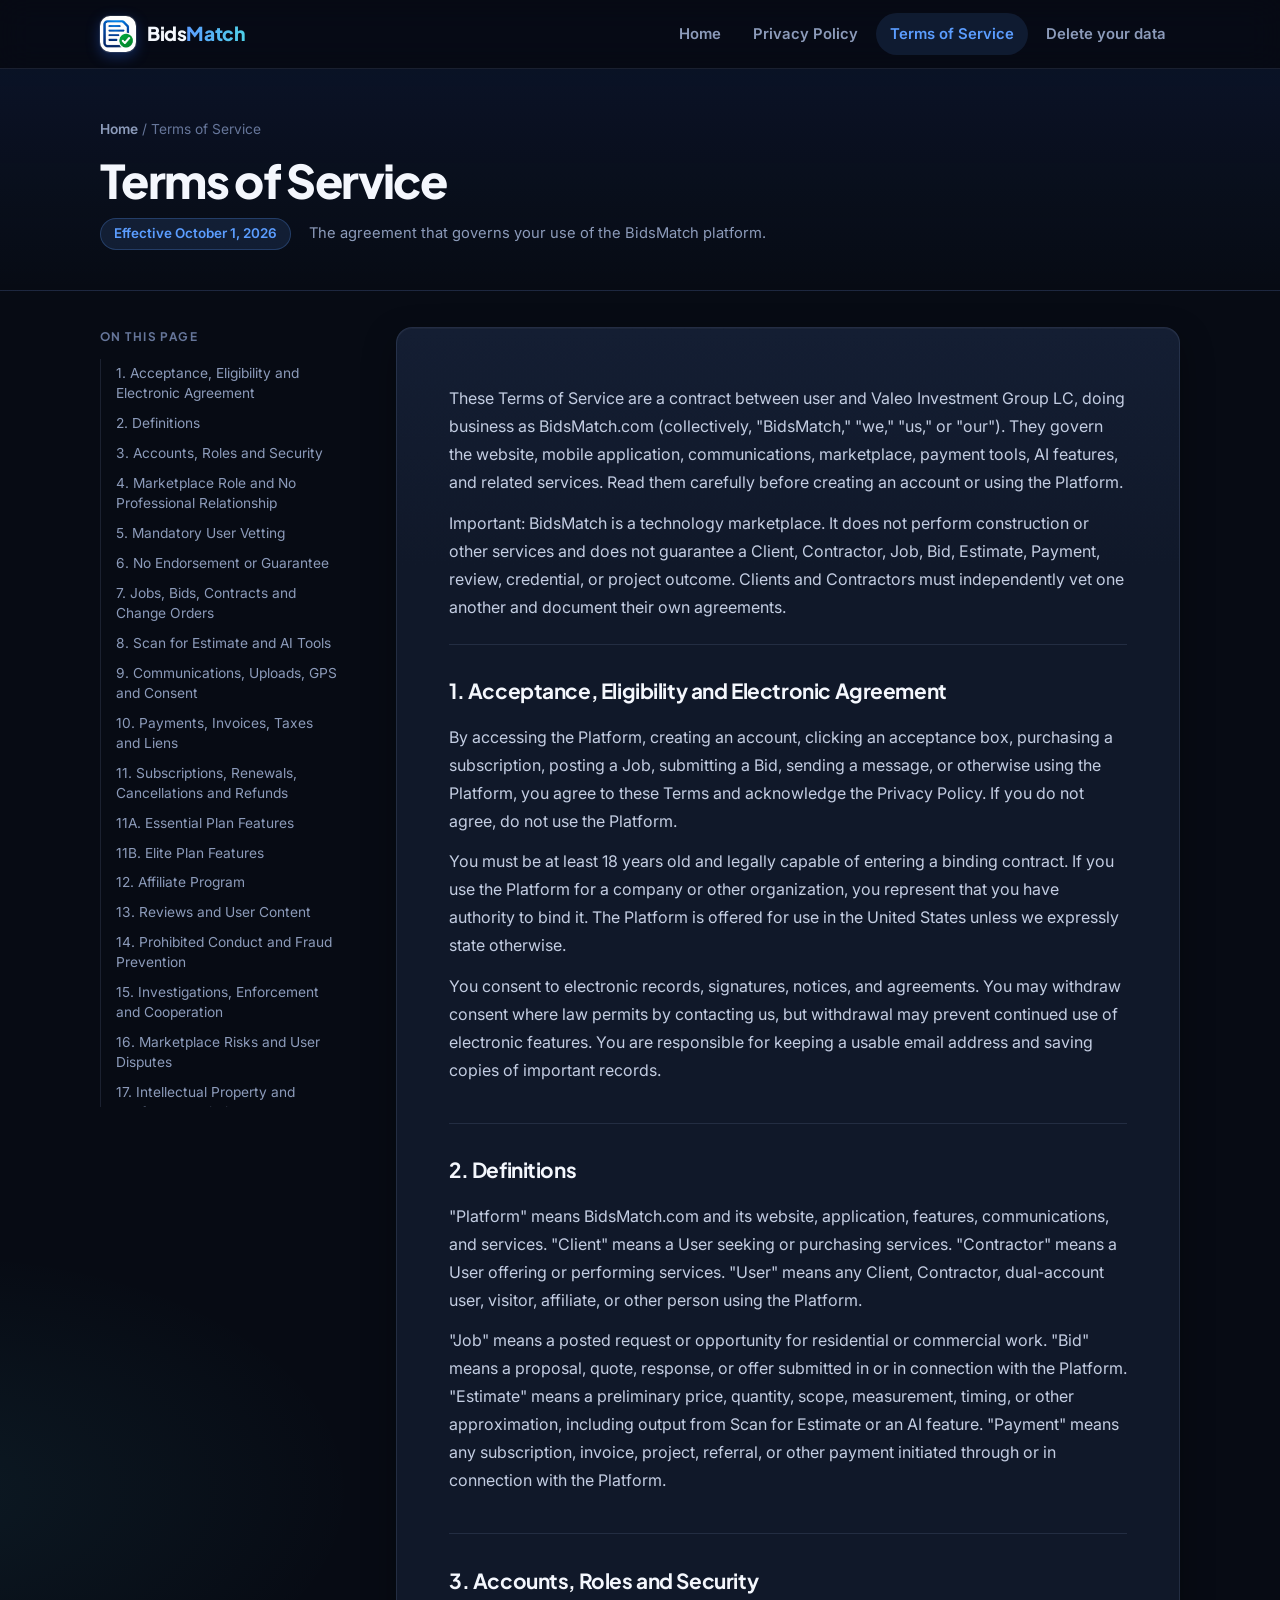
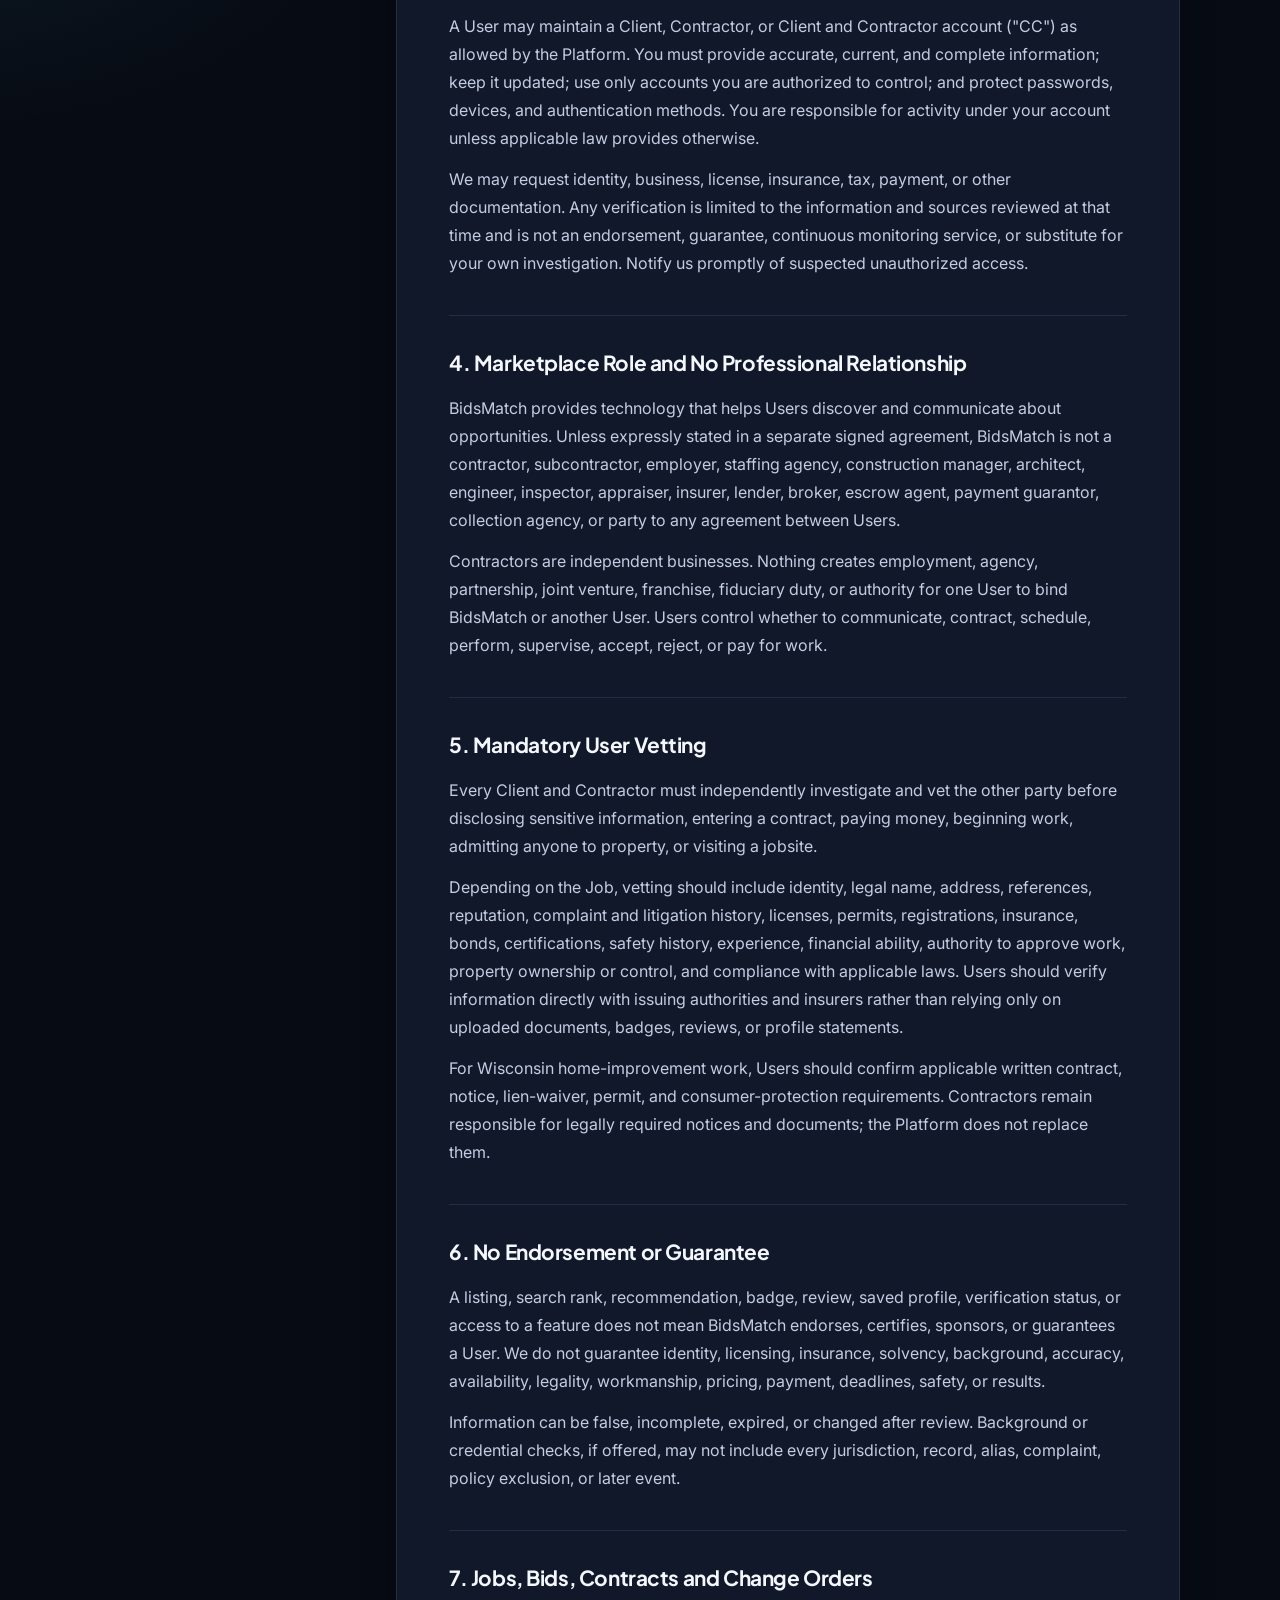
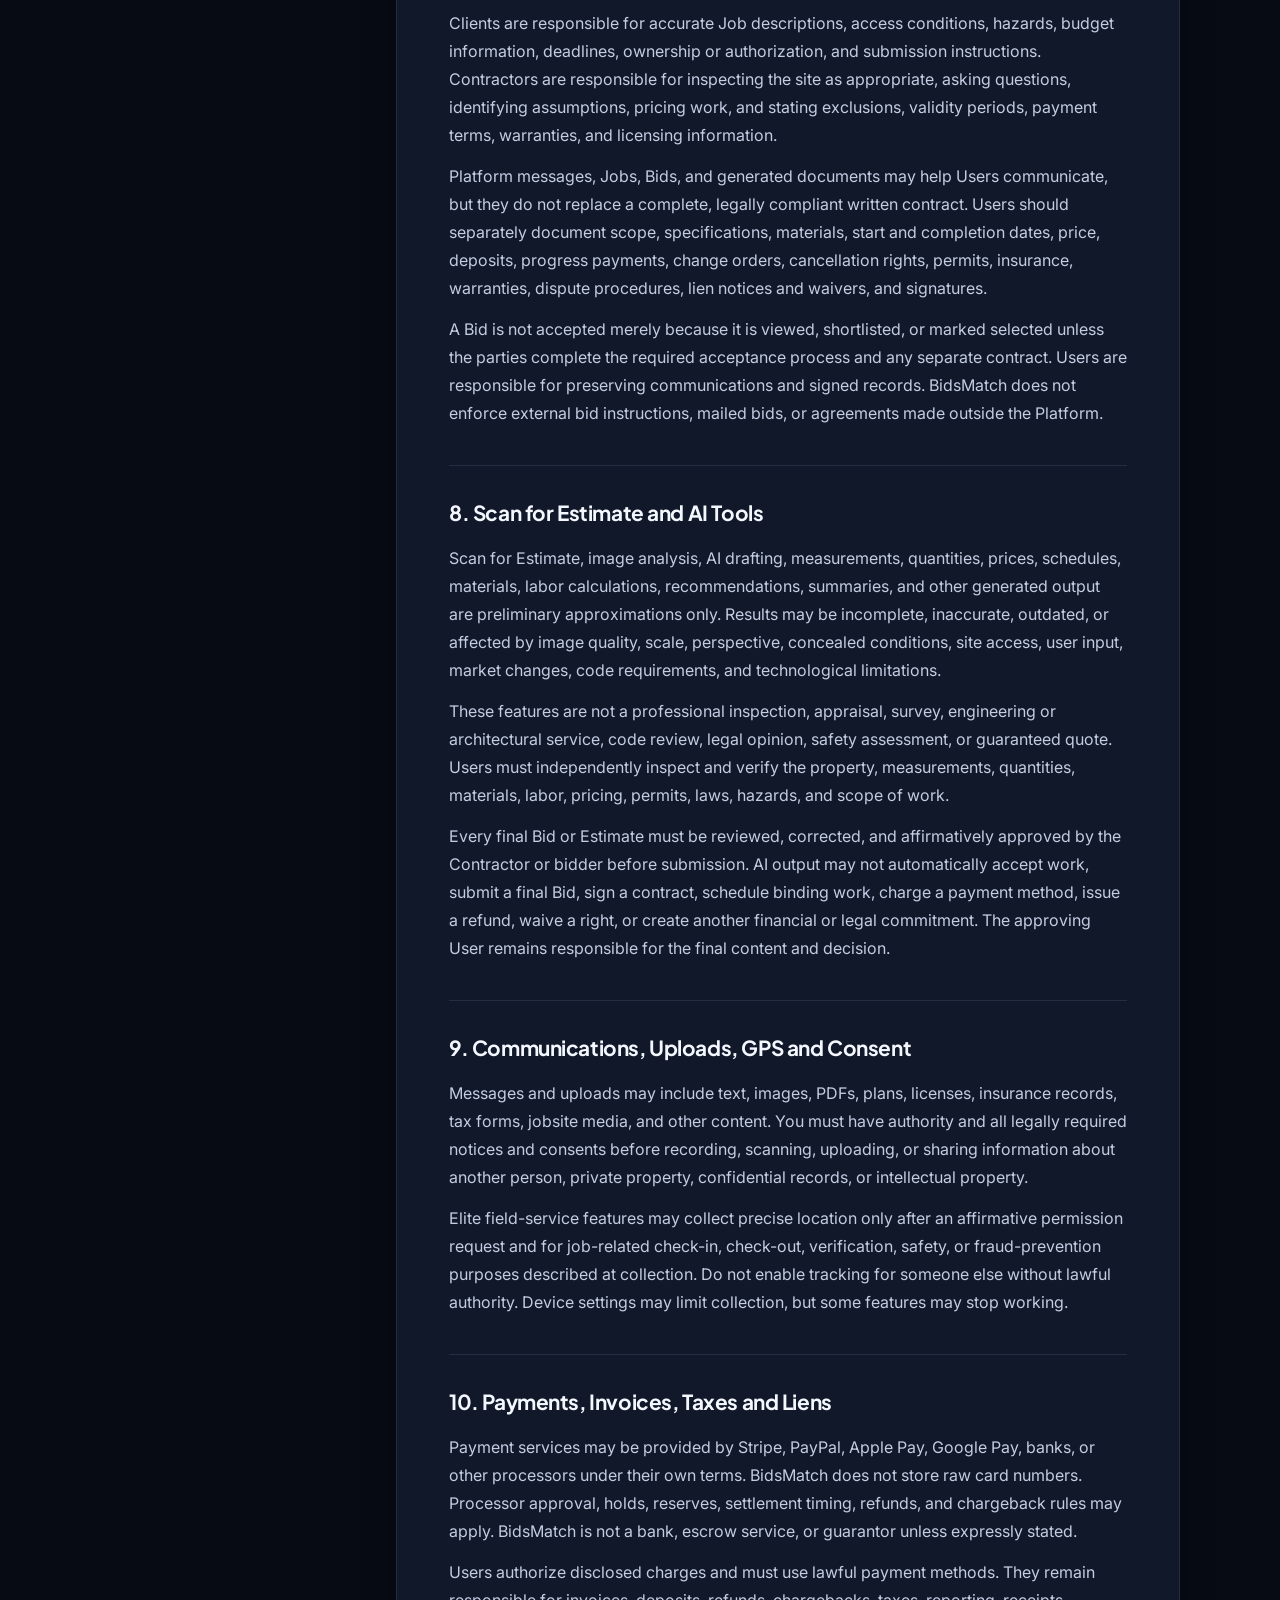
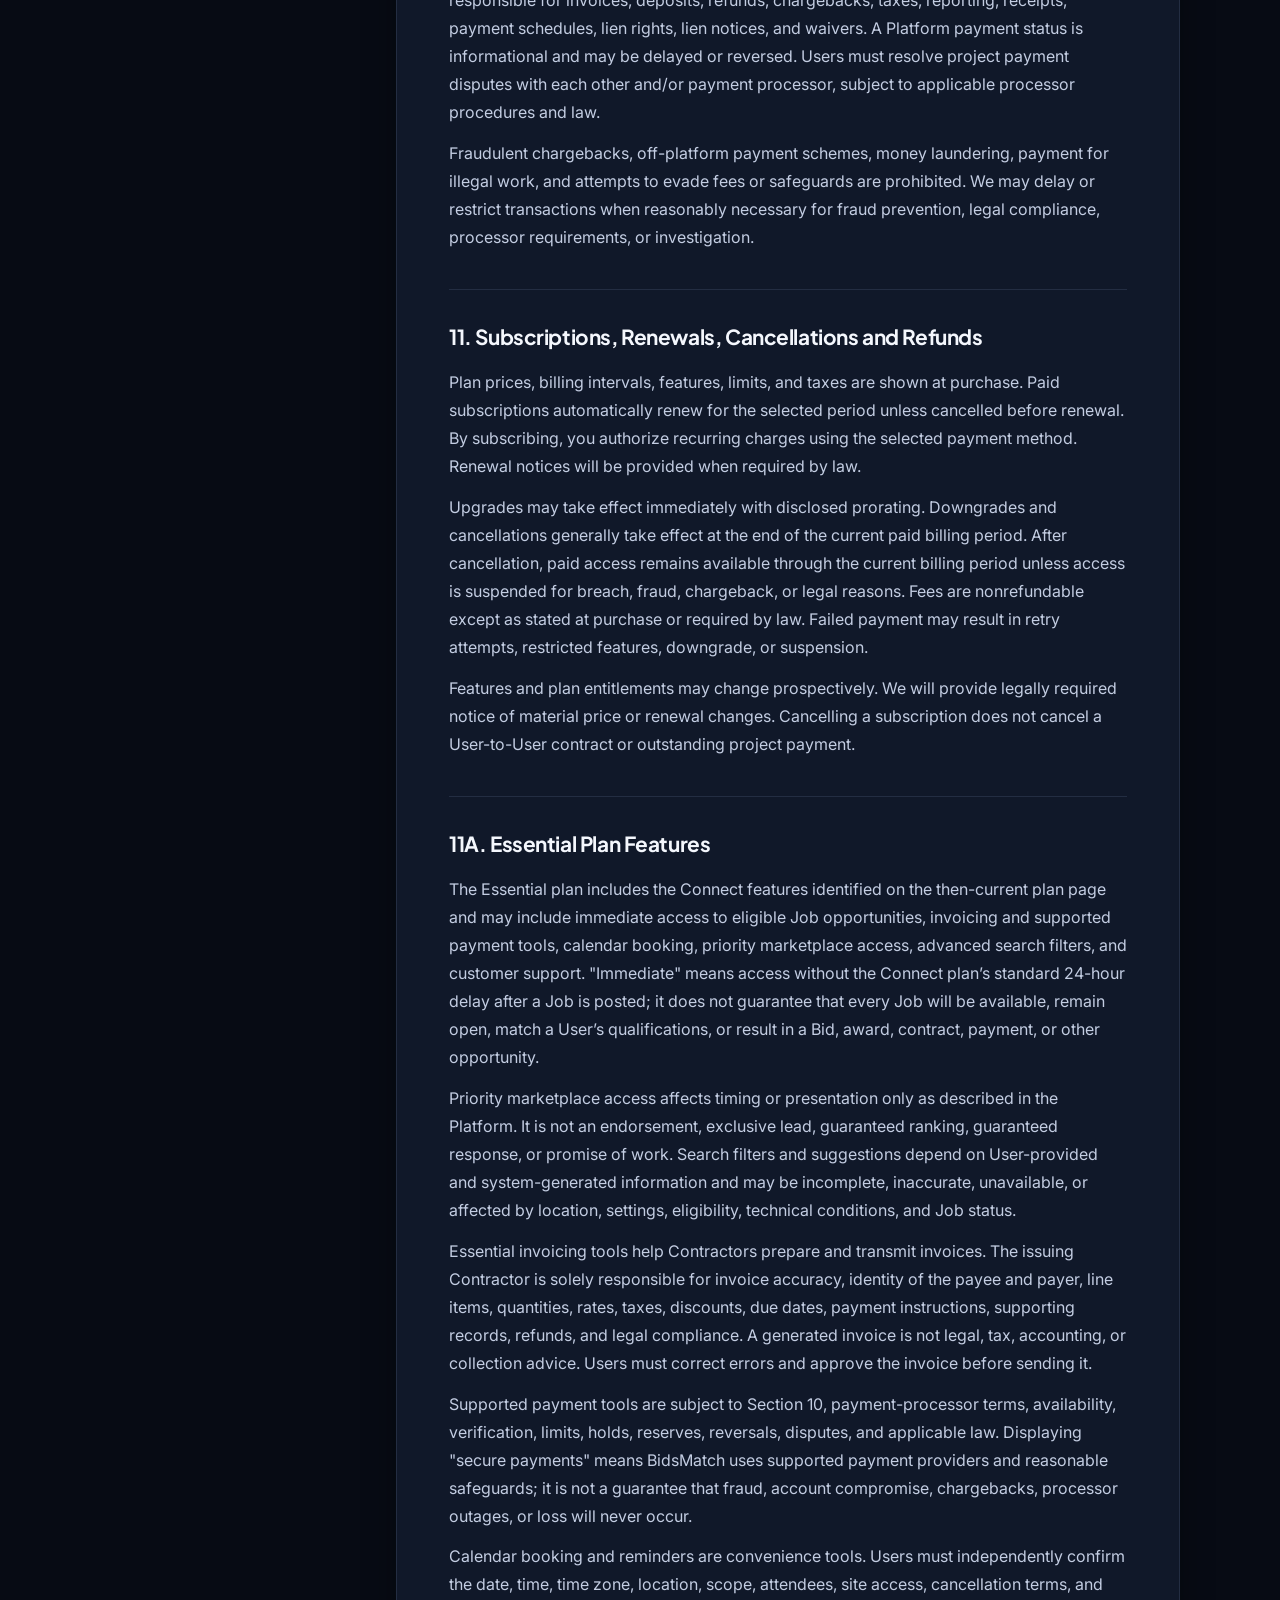
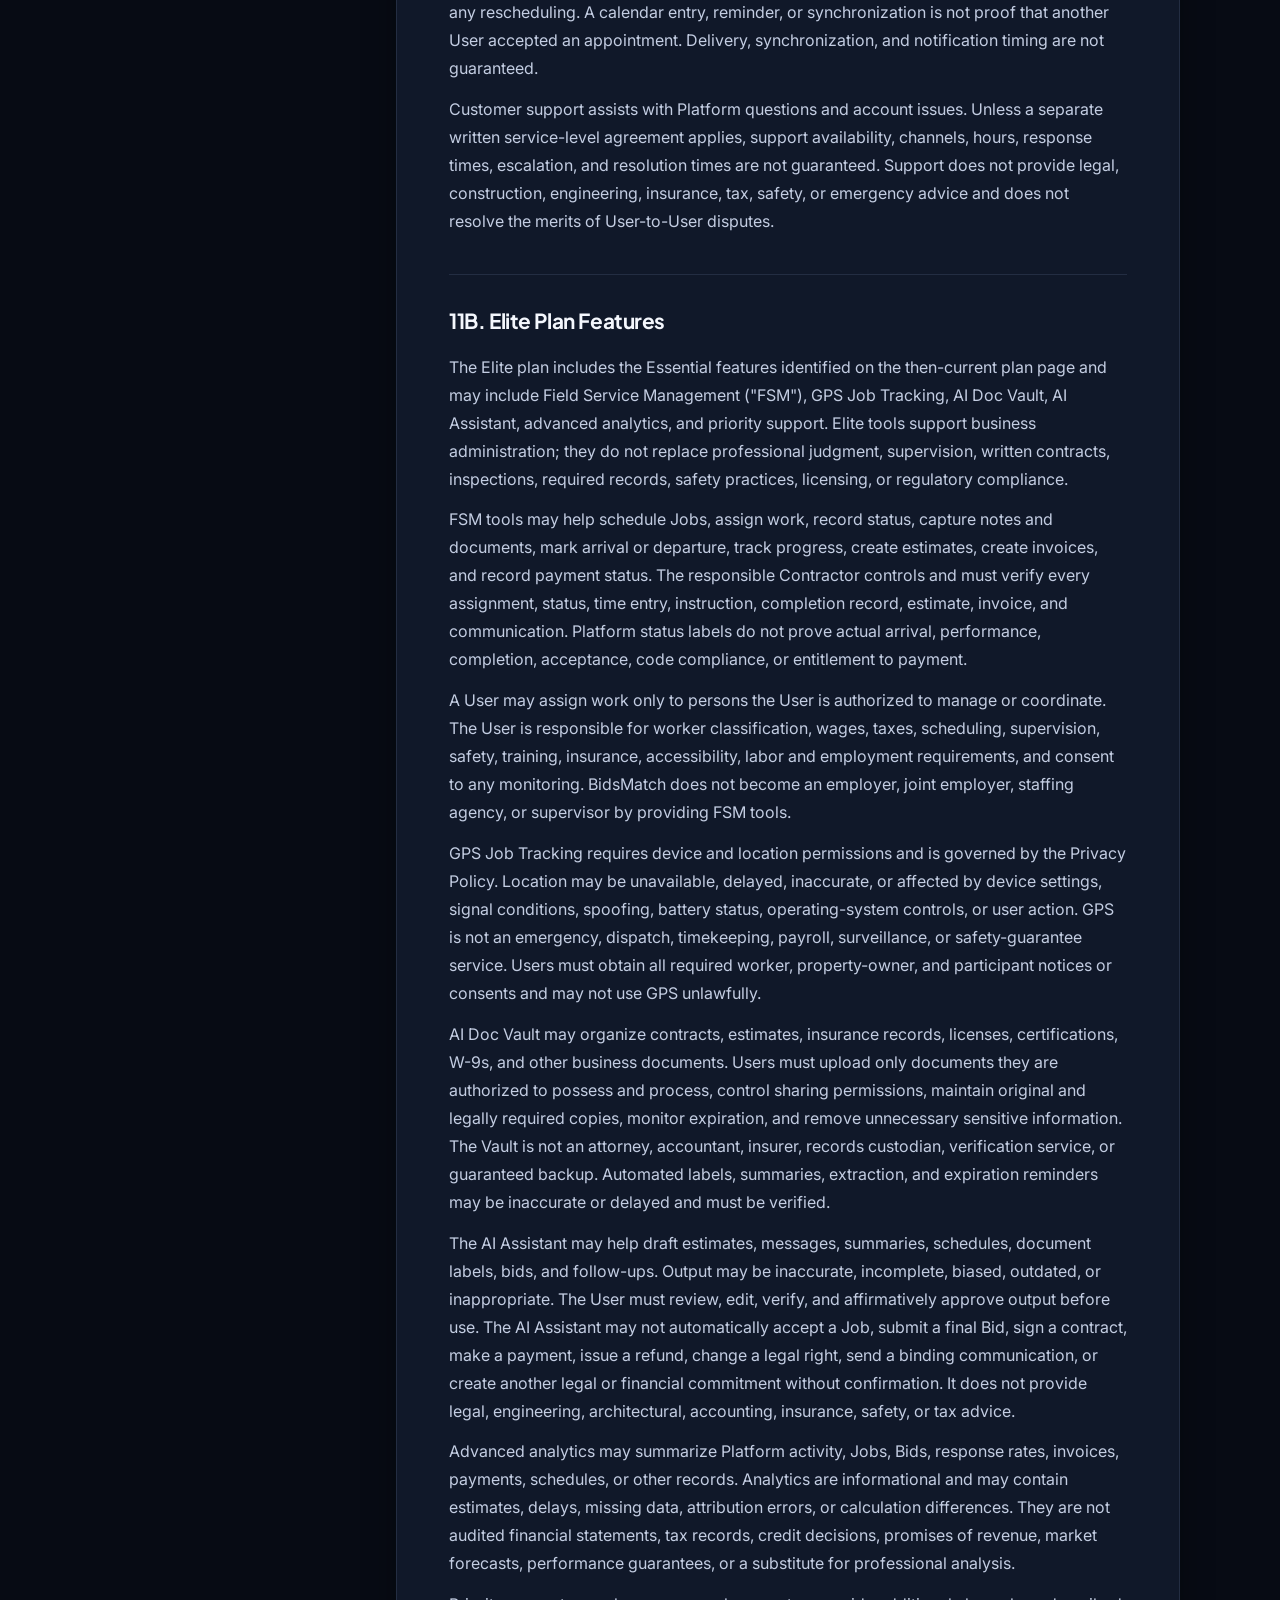
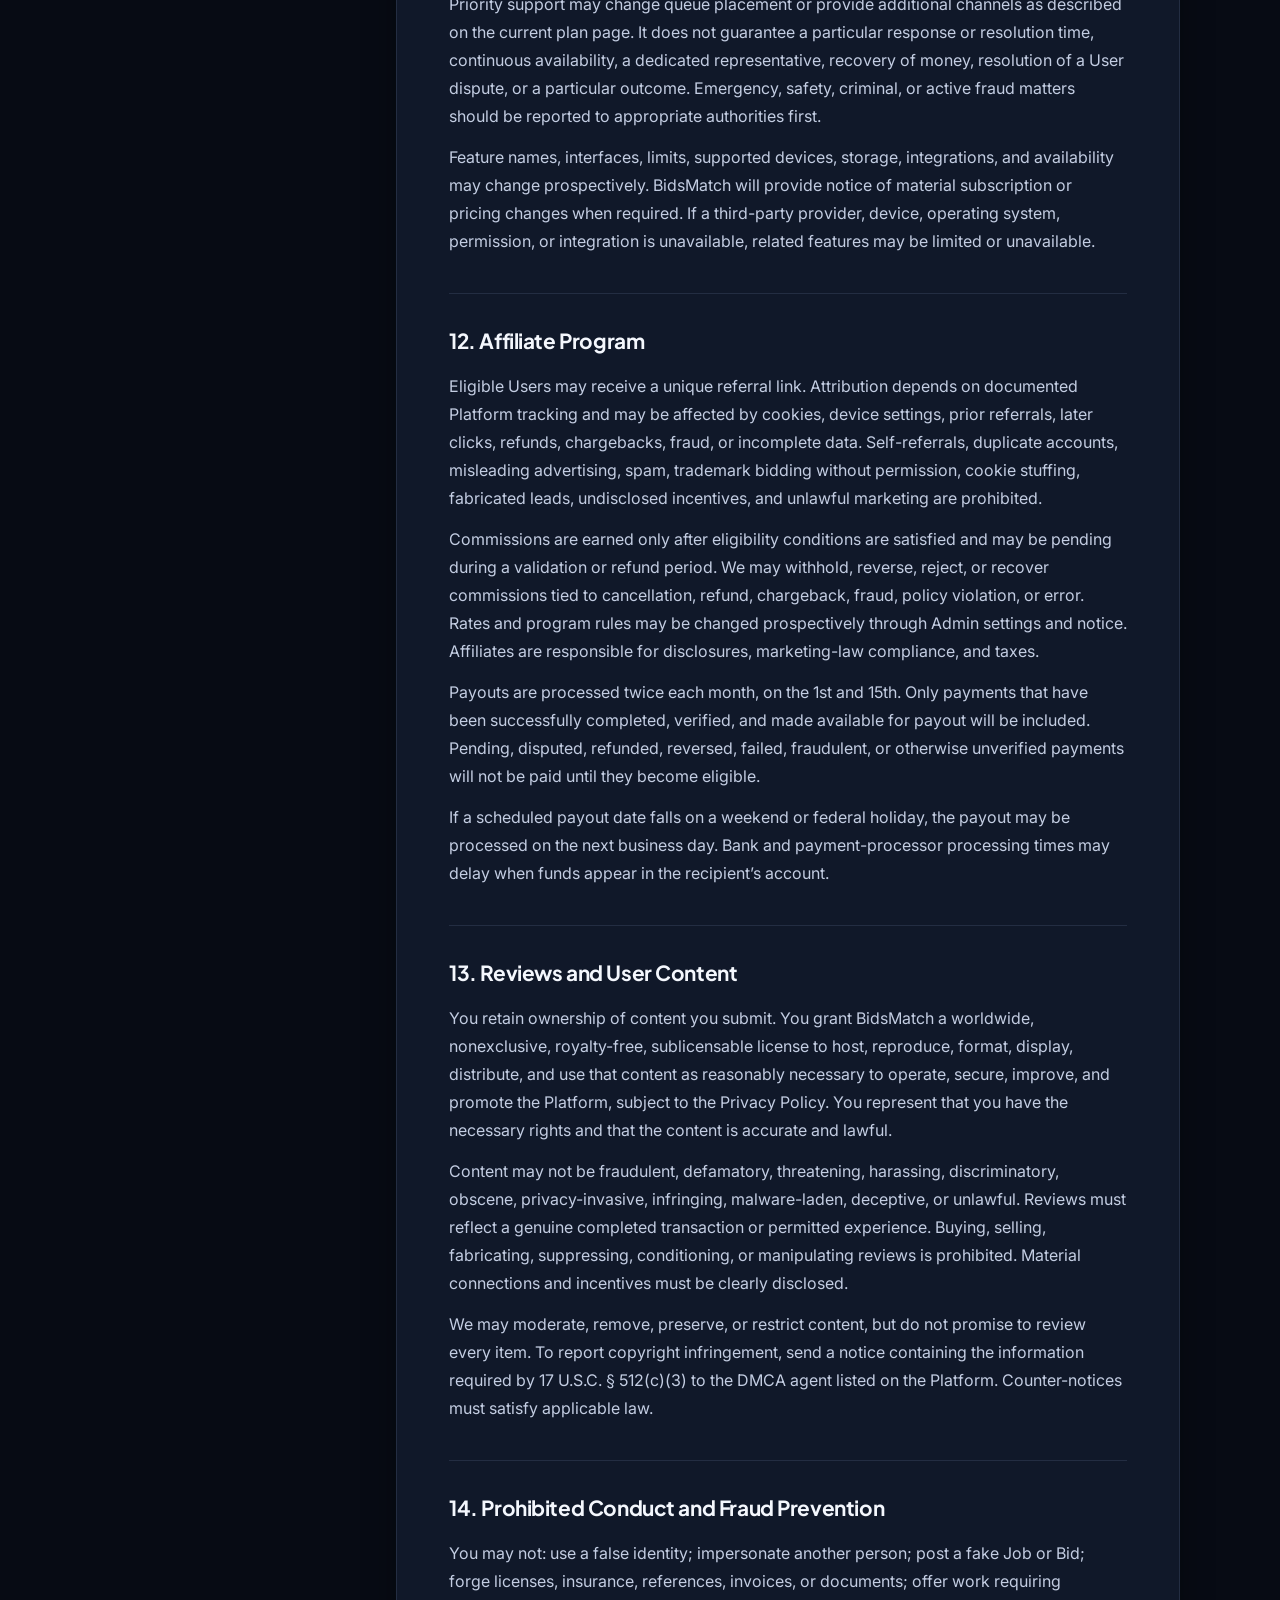
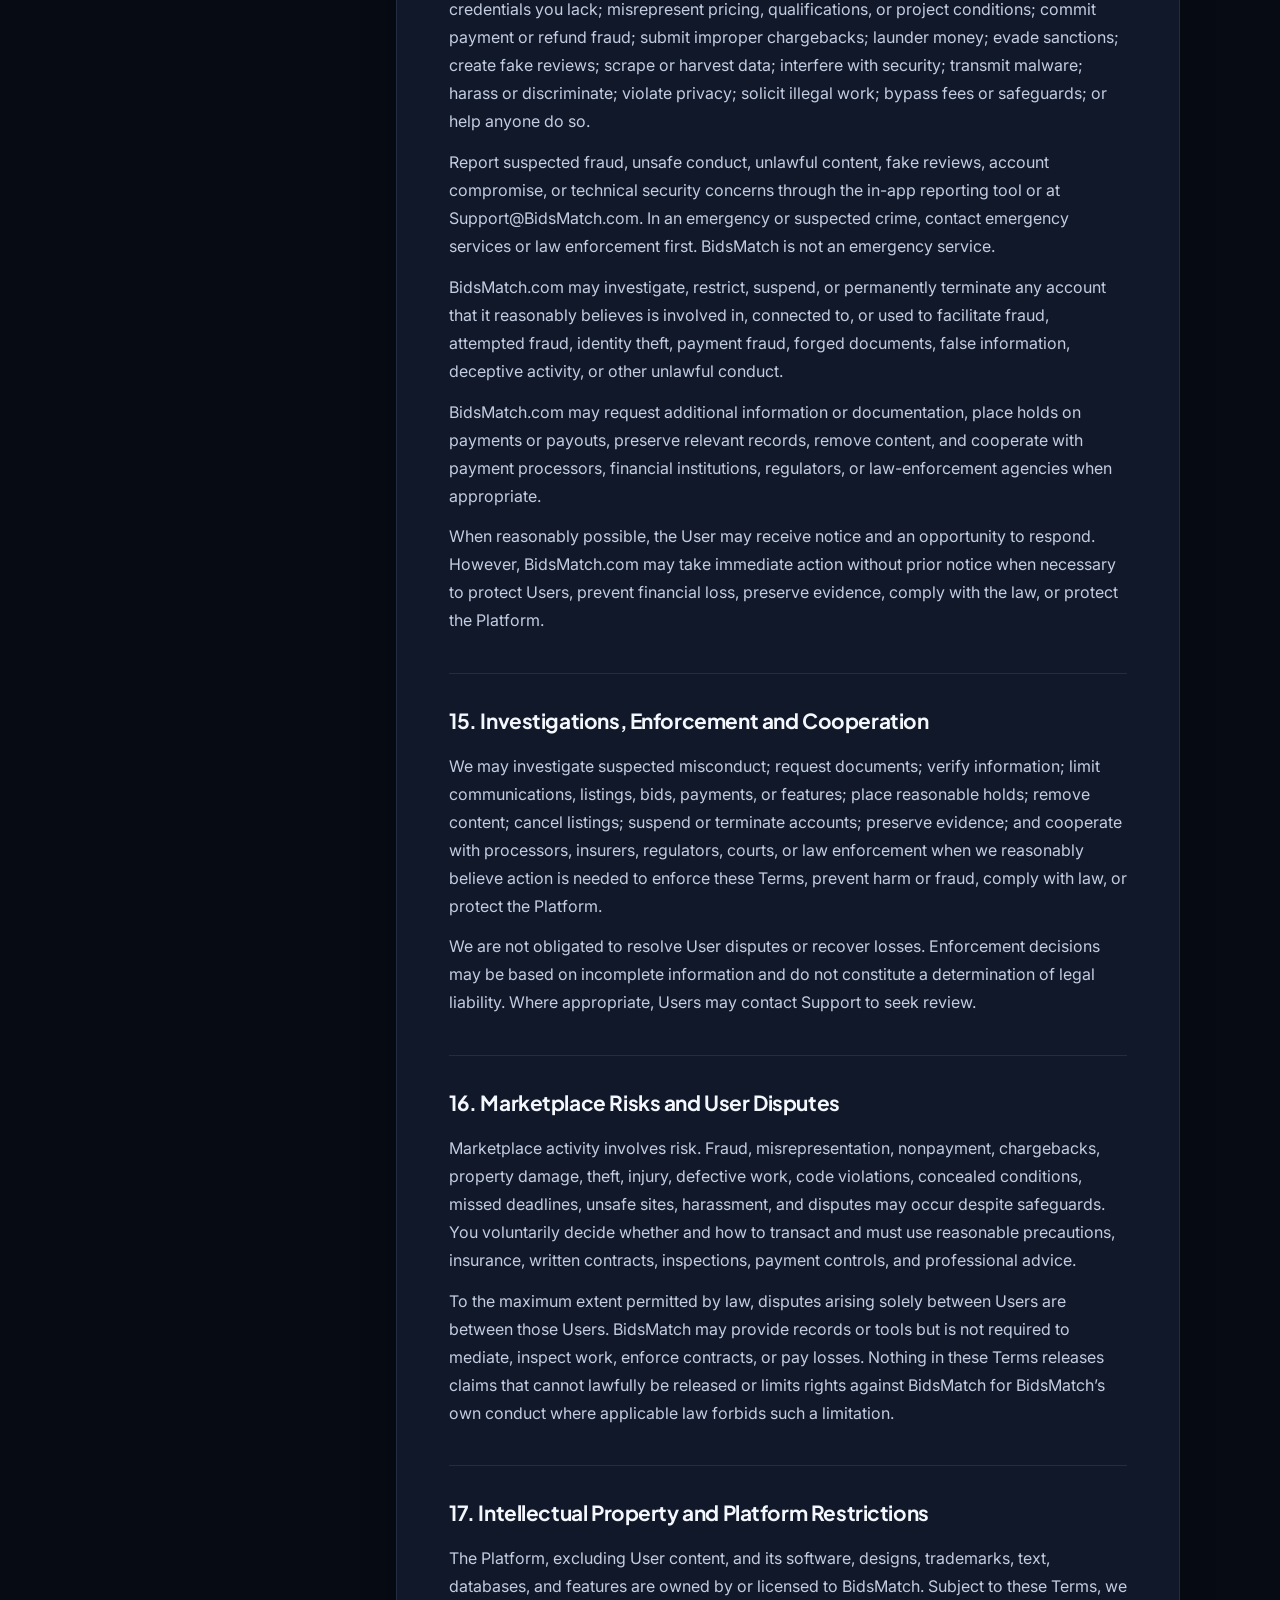
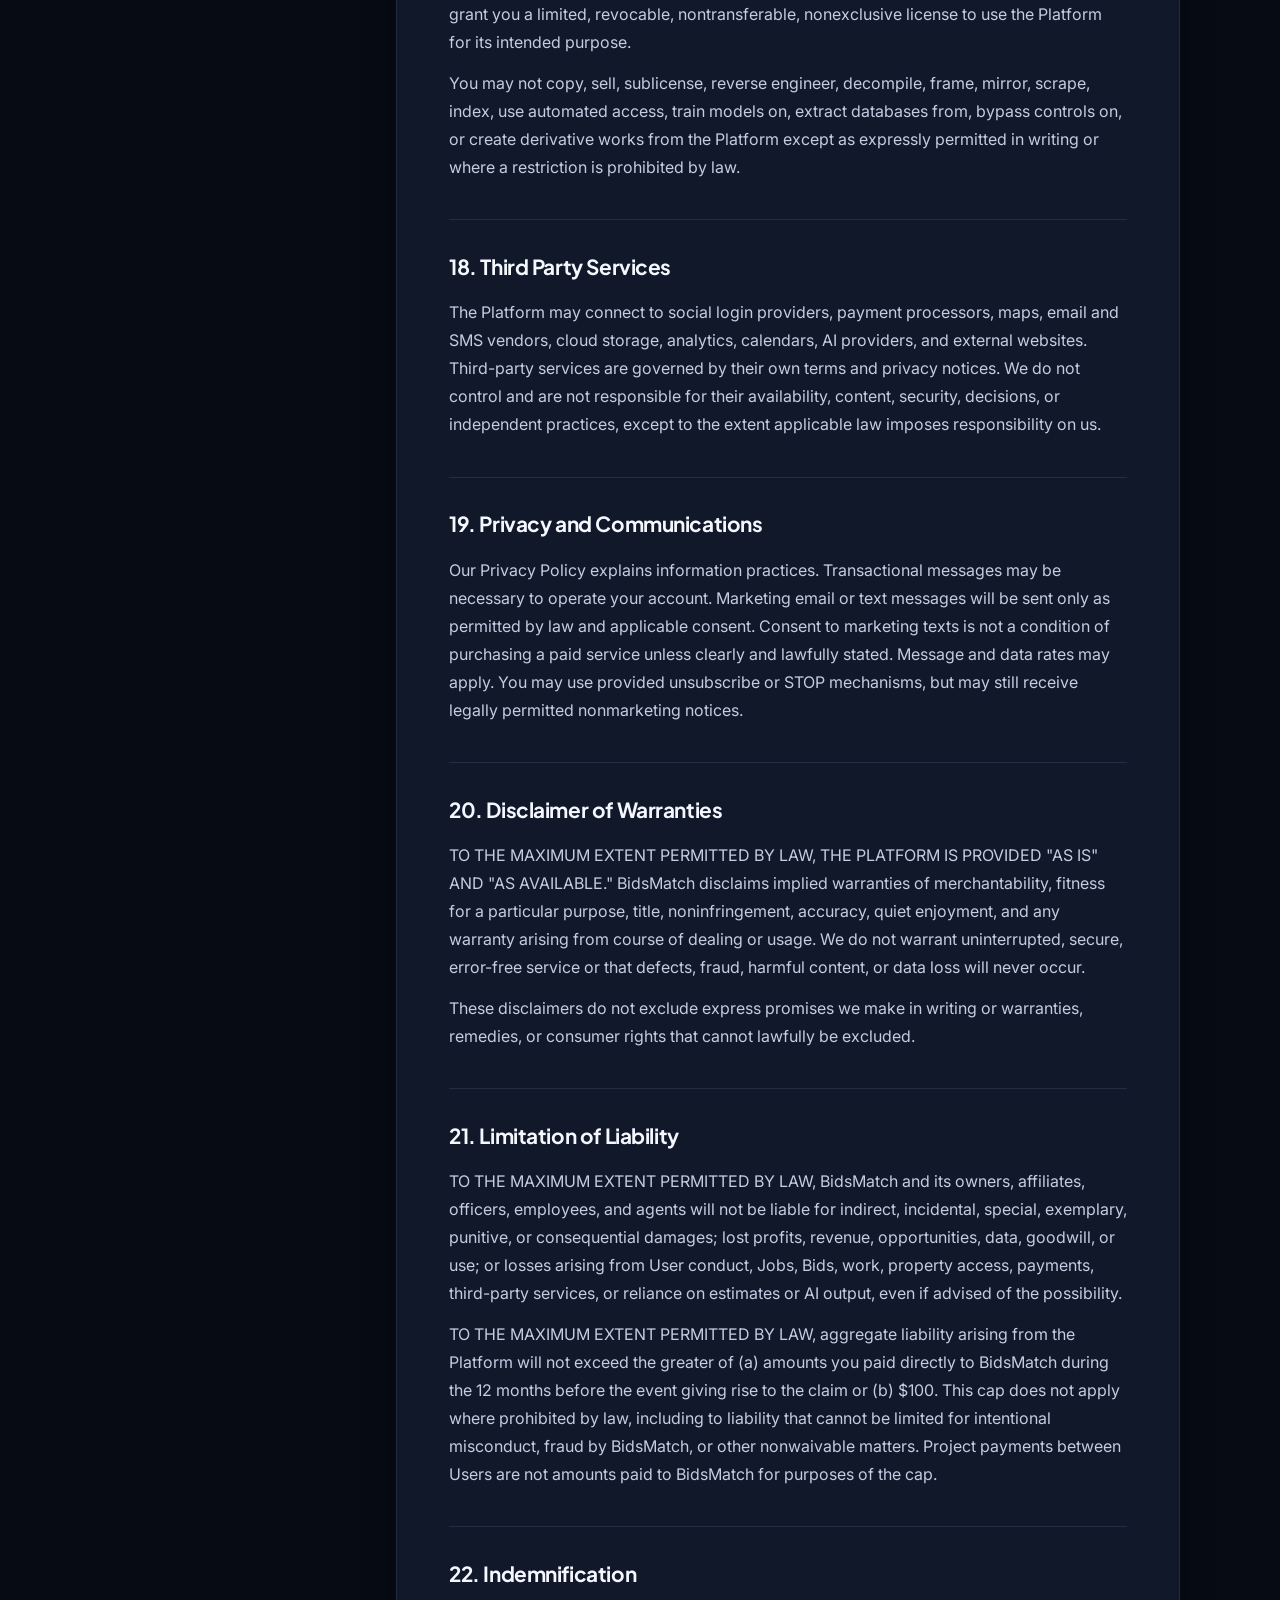
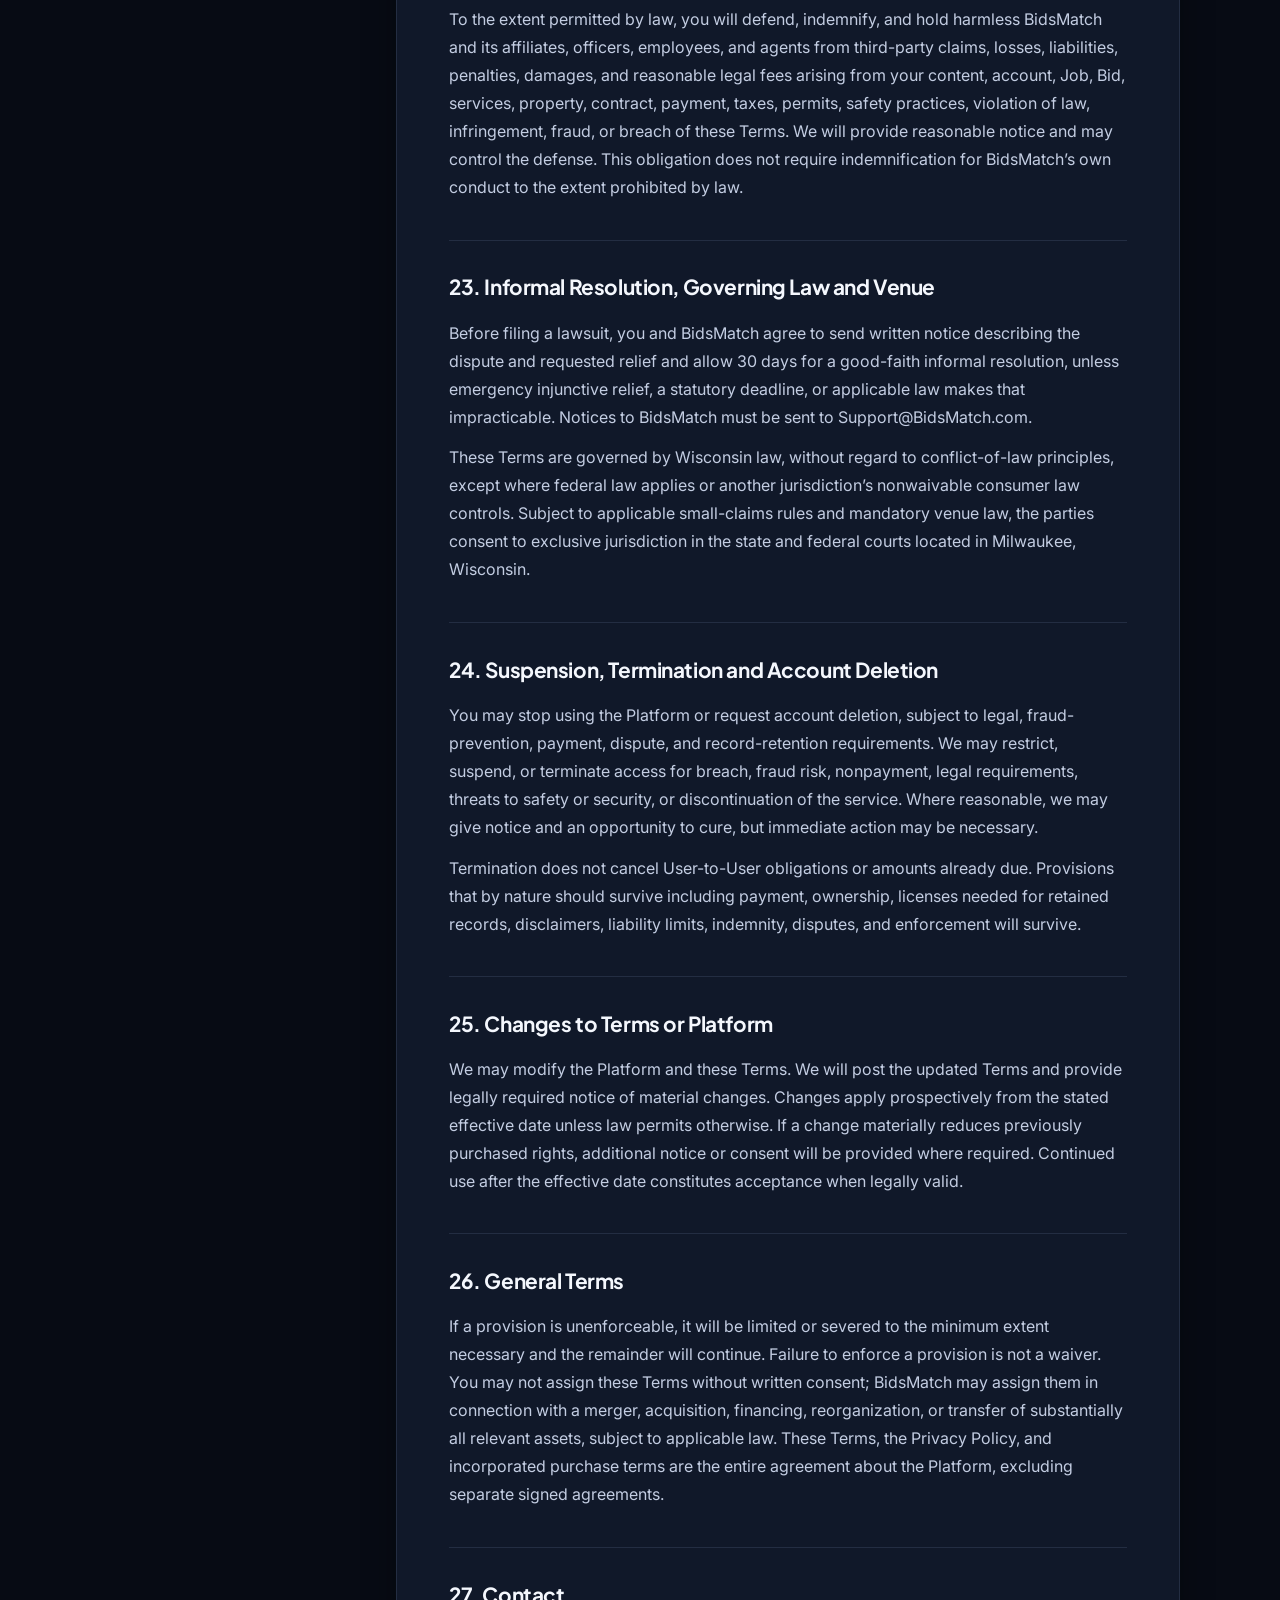
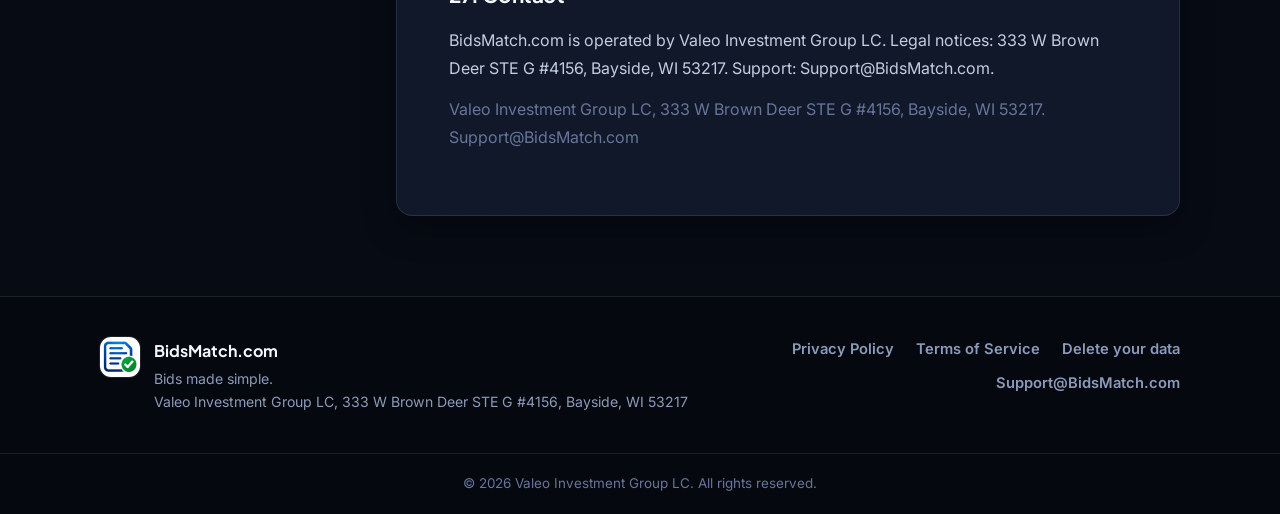
<file: terms.html>
<!doctype html>
<html lang="en">
<head>
<meta charset="utf-8">
<meta name="viewport" content="width=device-width, initial-scale=1">
<title>Terms of Service | BidsMatch.com</title>
<meta name="description" content="The terms that govern your use of the BidsMatch platform.">
<meta name="theme-color" content="#070b14">
<link rel="preconnect" href="https://fonts.googleapis.com">
<link rel="preconnect" href="https://fonts.gstatic.com" crossorigin>
<link href="https://fonts.googleapis.com/css2?family=Inter:wght@400;500;600;700&family=Plus+Jakarta+Sans:wght@600;700;800&display=swap" rel="stylesheet">
<link rel="icon" type="image/png" sizes="32x32" href="/assets/favicon-32.png">
<link rel="icon" type="image/png" sizes="64x64" href="/assets/favicon-64.png">
<link rel="apple-touch-icon" href="/assets/apple-touch-icon.png">
<meta property="og:title" content="Terms of Service | BidsMatch.com">
<meta property="og:description" content="The terms that govern your use of the BidsMatch platform.">
<meta property="og:image" content="/assets/icon-192.png">
<link rel="stylesheet" href="/assets/style.css">
</head>
<body><header class="site-header">
  <div class="header-inner">
    <a class="brand" href="/"><img src="/assets/logo.png" alt="" width="38" height="38"><span>Bids<b>Match</b></span></a>
    <button class="nav-toggle" aria-label="Menu" aria-expanded="false"><svg viewBox="0 0 24 24" fill="none" stroke="currentColor" stroke-width="2" stroke-linecap="round"><path d="M4 7h16M4 12h16M4 17h16"/></svg></button>
    <nav class="nav" aria-label="Main">
      <a href="/">Home</a>
      <a href="/privacy">Privacy Policy</a>
      <a href="/terms" aria-current="page">Terms of Service</a>
      <a href="/delete-account">Delete your data</a>
    </nav>
  </div>
</header><section class="page-head"><div class="page-head-inner">
  <div class="crumbs"><a href="/">Home</a> / Terms of Service</div>
  <h1>Terms of Service</h1>
  <p class="meta"><span class="pill">Effective October 1, 2026</span><span>The agreement that governs your use of the BidsMatch platform.</span></p>
</div></section>
<div class="doc">
  <aside class="toc" id="toc" aria-label="Table of contents"></aside>
  <main class="content">
<p>These Terms of Service are a contract between user and Valeo Investment Group LC, doing business as BidsMatch.com (collectively, "BidsMatch," "we," "us," or "our"). They govern the website, mobile application, communications, marketplace, payment tools, AI features, and related services. Read them carefully before creating an account or using the Platform.</p>
<p>Important: BidsMatch is a technology marketplace. It does not perform construction or other services and does not guarantee a Client, Contractor, Job, Bid, Estimate, Payment, review, credential, or project outcome. Clients and Contractors must independently vet one another and document their own agreements.</p>
<h2>1. Acceptance, Eligibility and Electronic Agreement</h2>
<p>By accessing the Platform, creating an account, clicking an acceptance box, purchasing a subscription, posting a Job, submitting a Bid, sending a message, or otherwise using the Platform, you agree to these Terms and acknowledge the Privacy Policy. If you do not agree, do not use the Platform.</p>
<p>You must be at least 18 years old and legally capable of entering a binding contract. If you use the Platform for a company or other organization, you represent that you have authority to bind it. The Platform is offered for use in the United States unless we expressly state otherwise.</p>
<p>You consent to electronic records, signatures, notices, and agreements. You may withdraw consent where law permits by contacting us, but withdrawal may prevent continued use of electronic features. You are responsible for keeping a usable email address and saving copies of important records.</p>
<h2>2. Definitions</h2>
<p>"Platform" means BidsMatch.com and its website, application, features, communications, and services. "Client" means a User seeking or purchasing services. "Contractor" means a User offering or performing services. "User" means any Client, Contractor, dual-account user, visitor, affiliate, or other person using the Platform.</p>
<p>"Job" means a posted request or opportunity for residential or commercial work. "Bid" means a proposal, quote, response, or offer submitted in or in connection with the Platform. "Estimate" means a preliminary price, quantity, scope, measurement, timing, or other approximation, including output from Scan for Estimate or an AI feature. "Payment" means any subscription, invoice, project, referral, or other payment initiated through or in connection with the Platform.</p>
<h2>3. Accounts, Roles and Security</h2>
<p>A User may maintain a Client, Contractor, or Client and Contractor account ("CC") as allowed by the Platform. You must provide accurate, current, and complete information; keep it updated; use only accounts you are authorized to control; and protect passwords, devices, and authentication methods. You are responsible for activity under your account unless applicable law provides otherwise.</p>
<p>We may request identity, business, license, insurance, tax, payment, or other documentation. Any verification is limited to the information and sources reviewed at that time and is not an endorsement, guarantee, continuous monitoring service, or substitute for your own investigation. Notify us promptly of suspected unauthorized access.</p>
<h2>4. Marketplace Role and No Professional Relationship</h2>
<p>BidsMatch provides technology that helps Users discover and communicate about opportunities. Unless expressly stated in a separate signed agreement, BidsMatch is not a contractor, subcontractor, employer, staffing agency, construction manager, architect, engineer, inspector, appraiser, insurer, lender, broker, escrow agent, payment guarantor, collection agency, or party to any agreement between Users.</p>
<p>Contractors are independent businesses. Nothing creates employment, agency, partnership, joint venture, franchise, fiduciary duty, or authority for one User to bind BidsMatch or another User. Users control whether to communicate, contract, schedule, perform, supervise, accept, reject, or pay for work.</p>
<h2>5. Mandatory User Vetting</h2>
<p>Every Client and Contractor must independently investigate and vet the other party before disclosing sensitive information, entering a contract, paying money, beginning work, admitting anyone to property, or visiting a jobsite.</p>
<p>Depending on the Job, vetting should include identity, legal name, address, references, reputation, complaint and litigation history, licenses, permits, registrations, insurance, bonds, certifications, safety history, experience, financial ability, authority to approve work, property ownership or control, and compliance with applicable laws. Users should verify information directly with issuing authorities and insurers rather than relying only on uploaded documents, badges, reviews, or profile statements.</p>
<p>For Wisconsin home-improvement work, Users should confirm applicable written contract, notice, lien-waiver, permit, and consumer-protection requirements. Contractors remain responsible for legally required notices and documents; the Platform does not replace them.</p>
<h2>6. No Endorsement or Guarantee</h2>
<p>A listing, search rank, recommendation, badge, review, saved profile, verification status, or access to a feature does not mean BidsMatch endorses, certifies, sponsors, or guarantees a User. We do not guarantee identity, licensing, insurance, solvency, background, accuracy, availability, legality, workmanship, pricing, payment, deadlines, safety, or results.</p>
<p>Information can be false, incomplete, expired, or changed after review. Background or credential checks, if offered, may not include every jurisdiction, record, alias, complaint, policy exclusion, or later event.</p>
<h2>7. Jobs, Bids, Contracts and Change Orders</h2>
<p>Clients are responsible for accurate Job descriptions, access conditions, hazards, budget information, deadlines, ownership or authorization, and submission instructions. Contractors are responsible for inspecting the site as appropriate, asking questions, identifying assumptions, pricing work, and stating exclusions, validity periods, payment terms, warranties, and licensing information.</p>
<p>Platform messages, Jobs, Bids, and generated documents may help Users communicate, but they do not replace a complete, legally compliant written contract. Users should separately document scope, specifications, materials, start and completion dates, price, deposits, progress payments, change orders, cancellation rights, permits, insurance, warranties, dispute procedures, lien notices and waivers, and signatures.</p>
<p>A Bid is not accepted merely because it is viewed, shortlisted, or marked selected unless the parties complete the required acceptance process and any separate contract. Users are responsible for preserving communications and signed records. BidsMatch does not enforce external bid instructions, mailed bids, or agreements made outside the Platform.</p>
<h2>8. Scan for Estimate and AI Tools</h2>
<p>Scan for Estimate, image analysis, AI drafting, measurements, quantities, prices, schedules, materials, labor calculations, recommendations, summaries, and other generated output are preliminary approximations only. Results may be incomplete, inaccurate, outdated, or affected by image quality, scale, perspective, concealed conditions, site access, user input, market changes, code requirements, and technological limitations.</p>
<p>These features are not a professional inspection, appraisal, survey, engineering or architectural service, code review, legal opinion, safety assessment, or guaranteed quote. Users must independently inspect and verify the property, measurements, quantities, materials, labor, pricing, permits, laws, hazards, and scope of work.</p>
<p>Every final Bid or Estimate must be reviewed, corrected, and affirmatively approved by the Contractor or bidder before submission. AI output may not automatically accept work, submit a final Bid, sign a contract, schedule binding work, charge a payment method, issue a refund, waive a right, or create another financial or legal commitment. The approving User remains responsible for the final content and decision.</p>
<h2>9. Communications, Uploads, GPS and Consent</h2>
<p>Messages and uploads may include text, images, PDFs, plans, licenses, insurance records, tax forms, jobsite media, and other content. You must have authority and all legally required notices and consents before recording, scanning, uploading, or sharing information about another person, private property, confidential records, or intellectual property.</p>
<p>Elite field-service features may collect precise location only after an affirmative permission request and for job-related check-in, check-out, verification, safety, or fraud-prevention purposes described at collection. Do not enable tracking for someone else without lawful authority. Device settings may limit collection, but some features may stop working.</p>
<h2>10. Payments, Invoices, Taxes and Liens</h2>
<p>Payment services may be provided by Stripe, PayPal, Apple Pay, Google Pay, banks, or other processors under their own terms. BidsMatch does not store raw card numbers. Processor approval, holds, reserves, settlement timing, refunds, and chargeback rules may apply. BidsMatch is not a bank, escrow service, or guarantor unless expressly stated.</p>
<p>Users authorize disclosed charges and must use lawful payment methods. They remain responsible for invoices, deposits, refunds, chargebacks, taxes, reporting, receipts, payment schedules, lien rights, lien notices, and waivers. A Platform payment status is informational and may be delayed or reversed. Users must resolve project payment disputes with each other and/or payment processor, subject to applicable processor procedures and law.</p>
<p>Fraudulent chargebacks, off-platform payment schemes, money laundering, payment for illegal work, and attempts to evade fees or safeguards are prohibited. We may delay or restrict transactions when reasonably necessary for fraud prevention, legal compliance, processor requirements, or investigation.</p>
<h2>11. Subscriptions, Renewals, Cancellations and Refunds</h2>
<p>Plan prices, billing intervals, features, limits, and taxes are shown at purchase. Paid subscriptions automatically renew for the selected period unless cancelled before renewal. By subscribing, you authorize recurring charges using the selected payment method. Renewal notices will be provided when required by law.</p>
<p>Upgrades may take effect immediately with disclosed prorating. Downgrades and cancellations generally take effect at the end of the current paid billing period. After cancellation, paid access remains available through the current billing period unless access is suspended for breach, fraud, chargeback, or legal reasons. Fees are nonrefundable except as stated at purchase or required by law. Failed payment may result in retry attempts, restricted features, downgrade, or suspension.</p>
<p>Features and plan entitlements may change prospectively. We will provide legally required notice of material price or renewal changes. Cancelling a subscription does not cancel a User-to-User contract or outstanding project payment.</p>
<h2>11A. Essential Plan Features</h2>
<p>The Essential plan includes the Connect features identified on the then-current plan page and may include immediate access to eligible Job opportunities, invoicing and supported payment tools, calendar booking, priority marketplace access, advanced search filters, and customer support. "Immediate" means access without the Connect plan’s standard 24-hour delay after a Job is posted; it does not guarantee that every Job will be available, remain open, match a User’s qualifications, or result in a Bid, award, contract, payment, or other opportunity.</p>
<p>Priority marketplace access affects timing or presentation only as described in the Platform. It is not an endorsement, exclusive lead, guaranteed ranking, guaranteed response, or promise of work. Search filters and suggestions depend on User-provided and system-generated information and may be incomplete, inaccurate, unavailable, or affected by location, settings, eligibility, technical conditions, and Job status.</p>
<p>Essential invoicing tools help Contractors prepare and transmit invoices. The issuing Contractor is solely responsible for invoice accuracy, identity of the payee and payer, line items, quantities, rates, taxes, discounts, due dates, payment instructions, supporting records, refunds, and legal compliance. A generated invoice is not legal, tax, accounting, or collection advice. Users must correct errors and approve the invoice before sending it.</p>
<p>Supported payment tools are subject to Section 10, payment-processor terms, availability, verification, limits, holds, reserves, reversals, disputes, and applicable law. Displaying "secure payments" means BidsMatch uses supported payment providers and reasonable safeguards; it is not a guarantee that fraud, account compromise, chargebacks, processor outages, or loss will never occur.</p>
<p>Calendar booking and reminders are convenience tools. Users must independently confirm the date, time, time zone, location, scope, attendees, site access, cancellation terms, and any rescheduling. A calendar entry, reminder, or synchronization is not proof that another User accepted an appointment. Delivery, synchronization, and notification timing are not guaranteed.</p>
<p>Customer support assists with Platform questions and account issues. Unless a separate written service-level agreement applies, support availability, channels, hours, response times, escalation, and resolution times are not guaranteed. Support does not provide legal, construction, engineering, insurance, tax, safety, or emergency advice and does not resolve the merits of User-to-User disputes.</p>
<h2>11B. Elite Plan Features</h2>
<p>The Elite plan includes the Essential features identified on the then-current plan page and may include Field Service Management ("FSM"), GPS Job Tracking, AI Doc Vault, AI Assistant, advanced analytics, and priority support. Elite tools support business administration; they do not replace professional judgment, supervision, written contracts, inspections, required records, safety practices, licensing, or regulatory compliance.</p>
<p>FSM tools may help schedule Jobs, assign work, record status, capture notes and documents, mark arrival or departure, track progress, create estimates, create invoices, and record payment status. The responsible Contractor controls and must verify every assignment, status, time entry, instruction, completion record, estimate, invoice, and communication. Platform status labels do not prove actual arrival, performance, completion, acceptance, code compliance, or entitlement to payment.</p>
<p>A User may assign work only to persons the User is authorized to manage or coordinate. The User is responsible for worker classification, wages, taxes, scheduling, supervision, safety, training, insurance, accessibility, labor and employment requirements, and consent to any monitoring. BidsMatch does not become an employer, joint employer, staffing agency, or supervisor by providing FSM tools.</p>
<p>GPS Job Tracking requires device and location permissions and is governed by the Privacy Policy. Location may be unavailable, delayed, inaccurate, or affected by device settings, signal conditions, spoofing, battery status, operating-system controls, or user action. GPS is not an emergency, dispatch, timekeeping, payroll, surveillance, or safety-guarantee service. Users must obtain all required worker, property-owner, and participant notices or consents and may not use GPS unlawfully.</p>
<p>AI Doc Vault may organize contracts, estimates, insurance records, licenses, certifications, W-9s, and other business documents. Users must upload only documents they are authorized to possess and process, control sharing permissions, maintain original and legally required copies, monitor expiration, and remove unnecessary sensitive information. The Vault is not an attorney, accountant, insurer, records custodian, verification service, or guaranteed backup. Automated labels, summaries, extraction, and expiration reminders may be inaccurate or delayed and must be verified.</p>
<p>The AI Assistant may help draft estimates, messages, summaries, schedules, document labels, bids, and follow-ups. Output may be inaccurate, incomplete, biased, outdated, or inappropriate. The User must review, edit, verify, and affirmatively approve output before use. The AI Assistant may not automatically accept a Job, submit a final Bid, sign a contract, make a payment, issue a refund, change a legal right, send a binding communication, or create another legal or financial commitment without confirmation. It does not provide legal, engineering, architectural, accounting, insurance, safety, or tax advice.</p>
<p>Advanced analytics may summarize Platform activity, Jobs, Bids, response rates, invoices, payments, schedules, or other records. Analytics are informational and may contain estimates, delays, missing data, attribution errors, or calculation differences. They are not audited financial statements, tax records, credit decisions, promises of revenue, market forecasts, performance guarantees, or a substitute for professional analysis.</p>
<p>Priority support may change queue placement or provide additional channels as described on the current plan page. It does not guarantee a particular response or resolution time, continuous availability, a dedicated representative, recovery of money, resolution of a User dispute, or a particular outcome. Emergency, safety, criminal, or active fraud matters should be reported to appropriate authorities first.</p>
<p>Feature names, interfaces, limits, supported devices, storage, integrations, and availability may change prospectively. BidsMatch will provide notice of material subscription or pricing changes when required. If a third-party provider, device, operating system, permission, or integration is unavailable, related features may be limited or unavailable.</p>
<h2>12. Affiliate Program</h2>
<p>Eligible Users may receive a unique referral link. Attribution depends on documented Platform tracking and may be affected by cookies, device settings, prior referrals, later clicks, refunds, chargebacks, fraud, or incomplete data. Self-referrals, duplicate accounts, misleading advertising, spam, trademark bidding without permission, cookie stuffing, fabricated leads, undisclosed incentives, and unlawful marketing are prohibited.</p>
<p>Commissions are earned only after eligibility conditions are satisfied and may be pending during a validation or refund period. We may withhold, reverse, reject, or recover commissions tied to cancellation, refund, chargeback, fraud, policy violation, or error. Rates and program rules may be changed prospectively through Admin settings and notice. Affiliates are responsible for disclosures, marketing-law compliance, and taxes.</p>
<p>Payouts are processed twice each month, on the 1st and 15th. Only payments that have been successfully completed, verified, and made available for payout will be included. Pending, disputed, refunded, reversed, failed, fraudulent, or otherwise unverified payments will not be paid until they become eligible.</p>
<p>If a scheduled payout date falls on a weekend or federal holiday, the payout may be processed on the next business day. Bank and payment-processor processing times may delay when funds appear in the recipient’s account.</p>
<h2>13. Reviews and User Content</h2>
<p>You retain ownership of content you submit. You grant BidsMatch a worldwide, nonexclusive, royalty-free, sublicensable license to host, reproduce, format, display, distribute, and use that content as reasonably necessary to operate, secure, improve, and promote the Platform, subject to the Privacy Policy. You represent that you have the necessary rights and that the content is accurate and lawful.</p>
<p>Content may not be fraudulent, defamatory, threatening, harassing, discriminatory, obscene, privacy-invasive, infringing, malware-laden, deceptive, or unlawful. Reviews must reflect a genuine completed transaction or permitted experience. Buying, selling, fabricating, suppressing, conditioning, or manipulating reviews is prohibited. Material connections and incentives must be clearly disclosed.</p>
<p>We may moderate, remove, preserve, or restrict content, but do not promise to review every item. To report copyright infringement, send a notice containing the information required by 17 U.S.C. § 512(c)(3) to the DMCA agent listed on the Platform. Counter-notices must satisfy applicable law.</p>
<h2>14. Prohibited Conduct and Fraud Prevention</h2>
<p>You may not: use a false identity; impersonate another person; post a fake Job or Bid; forge licenses, insurance, references, invoices, or documents; offer work requiring credentials you lack; misrepresent pricing, qualifications, or project conditions; commit payment or refund fraud; submit improper chargebacks; launder money; evade sanctions; create fake reviews; scrape or harvest data; interfere with security; transmit malware; harass or discriminate; violate privacy; solicit illegal work; bypass fees or safeguards; or help anyone do so.</p>
<p>Report suspected fraud, unsafe conduct, unlawful content, fake reviews, account compromise, or technical security concerns through the in-app reporting tool or at Support@BidsMatch.com. In an emergency or suspected crime, contact emergency services or law enforcement first. BidsMatch is not an emergency service.</p>
<p>BidsMatch.com may investigate, restrict, suspend, or permanently terminate any account that it reasonably believes is involved in, connected to, or used to facilitate fraud, attempted fraud, identity theft, payment fraud, forged documents, false information, deceptive activity, or other unlawful conduct.</p>
<p>BidsMatch.com may request additional information or documentation, place holds on payments or payouts, preserve relevant records, remove content, and cooperate with payment processors, financial institutions, regulators, or law-enforcement agencies when appropriate.</p>
<p>When reasonably possible, the User may receive notice and an opportunity to respond. However, BidsMatch.com may take immediate action without prior notice when necessary to protect Users, prevent financial loss, preserve evidence, comply with the law, or protect the Platform.</p>
<h2>15. Investigations, Enforcement and Cooperation</h2>
<p>We may investigate suspected misconduct; request documents; verify information; limit communications, listings, bids, payments, or features; place reasonable holds; remove content; cancel listings; suspend or terminate accounts; preserve evidence; and cooperate with processors, insurers, regulators, courts, or law enforcement when we reasonably believe action is needed to enforce these Terms, prevent harm or fraud, comply with law, or protect the Platform.</p>
<p>We are not obligated to resolve User disputes or recover losses. Enforcement decisions may be based on incomplete information and do not constitute a determination of legal liability. Where appropriate, Users may contact Support to seek review.</p>
<h2>16. Marketplace Risks and User Disputes</h2>
<p>Marketplace activity involves risk. Fraud, misrepresentation, nonpayment, chargebacks, property damage, theft, injury, defective work, code violations, concealed conditions, missed deadlines, unsafe sites, harassment, and disputes may occur despite safeguards. You voluntarily decide whether and how to transact and must use reasonable precautions, insurance, written contracts, inspections, payment controls, and professional advice.</p>
<p>To the maximum extent permitted by law, disputes arising solely between Users are between those Users. BidsMatch may provide records or tools but is not required to mediate, inspect work, enforce contracts, or pay losses. Nothing in these Terms releases claims that cannot lawfully be released or limits rights against BidsMatch for BidsMatch’s own conduct where applicable law forbids such a limitation.</p>
<h2>17. Intellectual Property and Platform Restrictions</h2>
<p>The Platform, excluding User content, and its software, designs, trademarks, text, databases, and features are owned by or licensed to BidsMatch. Subject to these Terms, we grant you a limited, revocable, nontransferable, nonexclusive license to use the Platform for its intended purpose.</p>
<p>You may not copy, sell, sublicense, reverse engineer, decompile, frame, mirror, scrape, index, use automated access, train models on, extract databases from, bypass controls on, or create derivative works from the Platform except as expressly permitted in writing or where a restriction is prohibited by law.</p>
<h2>18. Third Party Services</h2>
<p>The Platform may connect to social login providers, payment processors, maps, email and SMS vendors, cloud storage, analytics, calendars, AI providers, and external websites. Third-party services are governed by their own terms and privacy notices. We do not control and are not responsible for their availability, content, security, decisions, or independent practices, except to the extent applicable law imposes responsibility on us.</p>
<h2>19. Privacy and Communications</h2>
<p>Our Privacy Policy explains information practices. Transactional messages may be necessary to operate your account. Marketing email or text messages will be sent only as permitted by law and applicable consent. Consent to marketing texts is not a condition of purchasing a paid service unless clearly and lawfully stated. Message and data rates may apply. You may use provided unsubscribe or STOP mechanisms, but may still receive legally permitted nonmarketing notices.</p>
<h2>20. Disclaimer of Warranties</h2>
<p>TO THE MAXIMUM EXTENT PERMITTED BY LAW, THE PLATFORM IS PROVIDED "AS IS" AND "AS AVAILABLE." BidsMatch disclaims implied warranties of merchantability, fitness for a particular purpose, title, noninfringement, accuracy, quiet enjoyment, and any warranty arising from course of dealing or usage. We do not warrant uninterrupted, secure, error-free service or that defects, fraud, harmful content, or data loss will never occur.</p>
<p>These disclaimers do not exclude express promises we make in writing or warranties, remedies, or consumer rights that cannot lawfully be excluded.</p>
<h2>21. Limitation of Liability</h2>
<p>TO THE MAXIMUM EXTENT PERMITTED BY LAW, BidsMatch and its owners, affiliates, officers, employees, and agents will not be liable for indirect, incidental, special, exemplary, punitive, or consequential damages; lost profits, revenue, opportunities, data, goodwill, or use; or losses arising from User conduct, Jobs, Bids, work, property access, payments, third-party services, or reliance on estimates or AI output, even if advised of the possibility.</p>
<p>TO THE MAXIMUM EXTENT PERMITTED BY LAW, aggregate liability arising from the Platform will not exceed the greater of (a) amounts you paid directly to BidsMatch during the 12 months before the event giving rise to the claim or (b) $100. This cap does not apply where prohibited by law, including to liability that cannot be limited for intentional misconduct, fraud by BidsMatch, or other nonwaivable matters. Project payments between Users are not amounts paid to BidsMatch for purposes of the cap.</p>
<h2>22. Indemnification</h2>
<p>To the extent permitted by law, you will defend, indemnify, and hold harmless BidsMatch and its affiliates, officers, employees, and agents from third-party claims, losses, liabilities, penalties, damages, and reasonable legal fees arising from your content, account, Job, Bid, services, property, contract, payment, taxes, permits, safety practices, violation of law, infringement, fraud, or breach of these Terms. We will provide reasonable notice and may control the defense. This obligation does not require indemnification for BidsMatch’s own conduct to the extent prohibited by law.</p>
<h2>23. Informal Resolution, Governing Law and Venue</h2>
<p>Before filing a lawsuit, you and BidsMatch agree to send written notice describing the dispute and requested relief and allow 30 days for a good-faith informal resolution, unless emergency injunctive relief, a statutory deadline, or applicable law makes that impracticable. Notices to BidsMatch must be sent to Support@BidsMatch.com.</p>
<p>These Terms are governed by Wisconsin law, without regard to conflict-of-law principles, except where federal law applies or another jurisdiction’s nonwaivable consumer law controls. Subject to applicable small-claims rules and mandatory venue law, the parties consent to exclusive jurisdiction in the state and federal courts located in Milwaukee, Wisconsin.</p>
<h2>24. Suspension, Termination and Account Deletion</h2>
<p>You may stop using the Platform or request account deletion, subject to legal, fraud-prevention, payment, dispute, and record-retention requirements. We may restrict, suspend, or terminate access for breach, fraud risk, nonpayment, legal requirements, threats to safety or security, or discontinuation of the service. Where reasonable, we may give notice and an opportunity to cure, but immediate action may be necessary.</p>
<p>Termination does not cancel User-to-User obligations or amounts already due. Provisions that by nature should survive including payment, ownership, licenses needed for retained records, disclaimers, liability limits, indemnity, disputes, and enforcement will survive.</p>
<h2>25. Changes to Terms or Platform</h2>
<p>We may modify the Platform and these Terms. We will post the updated Terms and provide legally required notice of material changes. Changes apply prospectively from the stated effective date unless law permits otherwise. If a change materially reduces previously purchased rights, additional notice or consent will be provided where required. Continued use after the effective date constitutes acceptance when legally valid.</p>
<h2>26. General Terms</h2>
<p>If a provision is unenforceable, it will be limited or severed to the minimum extent necessary and the remainder will continue. Failure to enforce a provision is not a waiver. You may not assign these Terms without written consent; BidsMatch may assign them in connection with a merger, acquisition, financing, reorganization, or transfer of substantially all relevant assets, subject to applicable law. These Terms, the Privacy Policy, and incorporated purchase terms are the entire agreement about the Platform, excluding separate signed agreements.</p>
<h2>27. Contact</h2>
<p>BidsMatch.com is operated by Valeo Investment Group LC. Legal notices: 333 W Brown Deer STE G #4156, Bayside, WI 53217. Support: Support@BidsMatch.com.</p>
<p class="meta">Valeo Investment Group LC, 333 W Brown Deer STE G #4156, Bayside, WI 53217. Support@BidsMatch.com</p>
  </main>
</div><footer class="site-footer">
  <div class="footer-inner">
    <div class="footer-brand"><img src="/assets/logo.png" alt="" width="40" height="40"><div><strong>BidsMatch.com</strong><p>Bids made simple.<br>Valeo Investment Group LC, 333 W Brown Deer STE G #4156, Bayside, WI 53217</p></div></div>
    <div class="footer-links"><a href="/privacy">Privacy Policy</a><a href="/terms">Terms of Service</a><a href="/delete-account">Delete your data</a><a href="mailto:Support@BidsMatch.com">Support@BidsMatch.com</a></div>
  </div>
  <div class="footer-bottom">&copy; 2026 Valeo Investment Group LC. All rights reserved.</div>
</footer>
<button class="to-top" aria-label="Back to top"><svg viewBox="0 0 24 24" fill="none" stroke="currentColor" stroke-width="2.5" stroke-linecap="round" stroke-linejoin="round"><path d="M6 15l6-6 6 6"/></svg></button>
<script src="/assets/site.js"></script>
</body>
</html>
</file>
<file: assets/style.css>
:root {
  --bg: #070b14;
  --bg-2: #0b1220;
  --card: #101829;
  --card-2: #141e33;
  --line: rgba(148, 170, 215, .14);
  --line-strong: rgba(148, 170, 215, .28);
  --heading: #f4f7fd;
  --text: #c3cde2;
  --muted: #8c9bba;
  --faint: #66769a;
  --blue: #5b9dff;
  --blue-deep: #2f6df6;
  --cyan: #4fd1e8;
  --green: #3ddc97;
  --tint: rgba(91, 157, 255, .12);
  --radius: 16px;
  --shadow: 0 1px 0 rgba(255, 255, 255, .04) inset, 0 12px 32px rgba(0, 0, 0, .35);
  --font-head: "Plus Jakarta Sans", Inter, system-ui, sans-serif;
  --font-body: Inter, "Segoe UI", system-ui, -apple-system, sans-serif;
}

* { box-sizing: border-box; }
html { scroll-behavior: smooth; scroll-padding-top: 90px; color-scheme: dark; }
body {
  margin: 0;
  font-family: var(--font-body);
  font-size: 16px;
  color: var(--text);
  background: var(--bg);
  background-image:
    radial-gradient(1000px 500px at 80% -5%, rgba(47, 109, 246, .18), transparent 60%),
    radial-gradient(700px 400px at -5% 10%, rgba(79, 209, 232, .07), transparent 60%);
  background-repeat: no-repeat;
  line-height: 1.75;
  -webkit-font-smoothing: antialiased;
  text-rendering: optimizeLegibility;
}
a { color: var(--blue); text-decoration: none; }
a:hover { text-decoration: underline; }
::selection { background: rgba(91, 157, 255, .35); color: #fff; }
:focus-visible { outline: 2px solid var(--blue); outline-offset: 3px; border-radius: 6px; }
h1, h2, h3, h4 { font-family: var(--font-head); }

/* Header */
.site-header {
  position: sticky; top: 0; z-index: 50;
  background: rgba(7, 11, 20, .72);
  backdrop-filter: saturate(170%) blur(16px);
  -webkit-backdrop-filter: saturate(170%) blur(16px);
  border-bottom: 1px solid var(--line);
}
.header-inner { max-width: 1120px; margin: 0 auto; padding: 0 20px; height: 68px; display: flex; align-items: center; justify-content: space-between; gap: 16px; }
.brand { display: flex; align-items: center; gap: 11px; color: var(--heading); font-family: var(--font-head); font-weight: 800; font-size: 1.2rem; letter-spacing: -.02em; }
.brand:hover { text-decoration: none; }
.brand img { width: 36px; height: 36px; display: block; border-radius: 10px; box-shadow: 0 0 0 1px rgba(255,255,255,.1), 0 4px 14px rgba(47,109,246,.35); }
.brand span b { background: linear-gradient(90deg, var(--blue), var(--cyan)); -webkit-background-clip: text; background-clip: text; color: transparent; font-weight: 800; }
.nav { display: flex; align-items: center; gap: 4px; }
.nav a { color: var(--muted); font-weight: 600; font-size: .93rem; padding: 8px 14px; border-radius: 999px; transition: background .15s, color .15s; }
.nav a:hover { background: rgba(255,255,255,.06); color: var(--heading); text-decoration: none; }
.nav a[aria-current="page"] { background: var(--tint); color: var(--blue); }
.nav-toggle { display: none; background: rgba(255,255,255,.04); border: 1px solid var(--line); border-radius: 10px; width: 42px; height: 42px; cursor: pointer; color: var(--heading); }
.nav-toggle svg { width: 22px; height: 22px; }

.container { max-width: 1120px; margin: 0 auto; padding: 0 20px; }

/* Hero */
.hero { border-bottom: 1px solid var(--line); position: relative; overflow: hidden; }
.hero::before {
  content: ""; position: absolute; inset: 0; pointer-events: none;
  background-image: linear-gradient(var(--line) 1px, transparent 1px), linear-gradient(90deg, var(--line) 1px, transparent 1px);
  background-size: 56px 56px; opacity: .35;
  -webkit-mask-image: radial-gradient(ellipse at 70% 30%, #000 0%, transparent 70%);
  mask-image: radial-gradient(ellipse at 70% 30%, #000 0%, transparent 70%);
}
.hero-inner { position: relative; max-width: 1120px; margin: 0 auto; padding: 88px 20px 96px; display: grid; grid-template-columns: 1.3fr .7fr; gap: 40px; align-items: center; }
.eyebrow { display: inline-flex; align-items: center; gap: 8px; font-size: .78rem; font-weight: 700; letter-spacing: .1em; text-transform: uppercase; color: var(--blue); background: var(--tint); border: 1px solid rgba(91,157,255,.25); padding: 6px 14px; border-radius: 999px; }
.eyebrow::before { content: ""; width: 7px; height: 7px; border-radius: 50%; background: var(--green); box-shadow: 0 0 10px var(--green); }
.hero h1 { font-size: clamp(2.2rem, 5vw, 3.6rem); line-height: 1.08; letter-spacing: -.035em; color: var(--heading); margin: 20px 0 16px; font-weight: 800; }
.hero h1 em { font-style: normal; background: linear-gradient(90deg, var(--blue), var(--cyan)); -webkit-background-clip: text; background-clip: text; color: transparent; }
.hero p { font-size: 1.12rem; color: var(--muted); max-width: 52ch; margin: 0 0 30px; }
.hero-art { display: flex; justify-content: center; position: relative; }
.hero-art::before { content: ""; position: absolute; width: 320px; height: 320px; border-radius: 50%; background: radial-gradient(circle, rgba(47,109,246,.45), transparent 65%); filter: blur(30px); }
.hero-art img { position: relative; width: min(240px, 70%); border-radius: 56px; box-shadow: 0 0 0 1px rgba(255,255,255,.12), 0 30px 60px rgba(0,0,0,.55), 0 0 60px rgba(47,109,246,.35); }
.btn-row { display: flex; flex-wrap: wrap; gap: 12px; }
.btn { display: inline-flex; align-items: center; gap: 8px; font-weight: 700; font-size: .96rem; padding: 13px 24px; border-radius: 12px; border: 1px solid transparent; transition: transform .15s, box-shadow .15s, background .15s; }
.btn:hover { text-decoration: none; transform: translateY(-1px); }
.btn-primary { background: linear-gradient(135deg, var(--blue-deep), #4c8dff); color: #fff; box-shadow: 0 8px 24px rgba(47, 109, 246, .4); }
.btn-primary:hover { box-shadow: 0 10px 30px rgba(47, 109, 246, .55); }
.btn-ghost { background: rgba(255,255,255,.04); color: var(--heading); border-color: var(--line-strong); }
.btn-ghost:hover { background: rgba(255,255,255,.08); }

/* Cards */
.section { padding: 64px 0 32px; }
.section h2 { font-size: 1.7rem; color: var(--heading); letter-spacing: -.02em; margin: 0 0 6px; }
.section .lead { color: var(--muted); margin: 0 0 28px; }
.cards { display: grid; grid-template-columns: repeat(3, 1fr); gap: 20px; }
.card { display: flex; flex-direction: column; background: linear-gradient(180deg, var(--card-2), var(--card)); border: 1px solid var(--line); border-radius: var(--radius); padding: 28px; box-shadow: var(--shadow); color: inherit; transition: transform .2s, border-color .2s, box-shadow .2s; }
.card:hover { transform: translateY(-4px); border-color: rgba(91,157,255,.45); text-decoration: none; box-shadow: 0 1px 0 rgba(255,255,255,.05) inset, 0 20px 44px rgba(0,0,0,.45), 0 0 0 1px rgba(91,157,255,.15); }
.card .icon { width: 48px; height: 48px; border-radius: 13px; background: var(--tint); color: var(--blue); display: grid; place-items: center; margin-bottom: 18px; border: 1px solid rgba(91,157,255,.2); }
.card .icon svg { width: 24px; height: 24px; }
.card.danger .icon { background: rgba(255, 107, 107, .1); color: #ff8585; border-color: rgba(255,107,107,.25); }
.card h3 { margin: 0 0 8px; color: var(--heading); font-size: 1.2rem; letter-spacing: -.01em; }
.card p { margin: 0 0 20px; color: var(--muted); font-size: .96rem; flex: 1; line-height: 1.65; }
.card .go { font-weight: 700; font-size: .92rem; color: var(--blue); }
.info-strip { margin: 44px 0 0; background: linear-gradient(135deg, rgba(47,109,246,.22), rgba(79,209,232,.08)); border: 1px solid rgba(91,157,255,.25); border-radius: var(--radius); padding: 30px 32px; display: flex; flex-wrap: wrap; align-items: center; justify-content: space-between; gap: 16px; }
.info-strip h3 { margin: 0 0 4px; color: var(--heading); font-size: 1.2rem; }
.info-strip p { margin: 0; color: var(--text); }
.info-strip a { color: #fff; font-weight: 700; background: rgba(255,255,255,.1); border: 1px solid var(--line-strong); padding: 11px 20px; border-radius: 10px; }
.info-strip a:hover { background: rgba(255,255,255,.16); text-decoration: none; }

/* Page header */
.page-head { border-bottom: 1px solid var(--line); background: linear-gradient(180deg, rgba(47,109,246,.08), transparent); }
.page-head-inner { max-width: 1120px; margin: 0 auto; padding: 48px 20px 40px; }
.crumbs { font-size: .86rem; color: var(--faint); margin-bottom: 14px; }
.crumbs a { color: var(--muted); font-weight: 600; }
.page-head h1 { margin: 0 0 12px; font-size: clamp(2rem, 4vw, 2.9rem); letter-spacing: -.035em; color: var(--heading); line-height: 1.1; font-weight: 800; }
.meta { color: var(--faint); font-size: .92rem; margin: 0; }
.page-head .meta { display: flex; flex-wrap: wrap; align-items: center; gap: 10px 18px; color: var(--muted); }
.pill { display: inline-flex; align-items: center; gap: 6px; background: var(--tint); border: 1px solid rgba(91,157,255,.25); color: var(--blue); font-weight: 600; padding: 3px 13px; border-radius: 999px; font-size: .84rem; }

/* Doc layout */
.doc { max-width: 1120px; margin: 0 auto; padding: 36px 20px 80px; display: grid; grid-template-columns: 260px minmax(0, 1fr); gap: 36px; align-items: start; }
.toc { position: sticky; top: 92px; max-height: calc(100vh - 120px); overflow: auto; padding-right: 6px; scrollbar-width: thin; scrollbar-color: var(--line-strong) transparent; }
.toc h4 { margin: 0 0 12px; font-size: .74rem; letter-spacing: .12em; text-transform: uppercase; color: var(--faint); }
.toc ol { list-style: none; margin: 0; padding: 0; border-left: 1px solid var(--line); }
.toc a { display: block; padding: 5px 14px; margin-left: -1px; border-left: 2px solid transparent; color: var(--muted); font-size: .86rem; line-height: 1.45; transition: color .15s; }
.toc a:hover { color: var(--heading); text-decoration: none; }
.toc a.active { color: var(--blue); border-left-color: var(--blue); font-weight: 600; background: linear-gradient(90deg, var(--tint), transparent); }

.content { background: linear-gradient(180deg, var(--card-2), var(--card) 240px); border: 1px solid var(--line); border-radius: var(--radius); box-shadow: var(--shadow); padding: 44px 52px 52px; min-width: 0; }
.content h2 { color: var(--heading); font-size: 1.3rem; margin: 2.4rem 0 .6rem; padding-top: 1.8rem; border-top: 1px solid var(--line); letter-spacing: -.02em; font-weight: 700; }
.content h2:first-of-type { margin-top: 1.4rem; }
.content p { color: var(--text); margin: .8rem 0; font-size: 1rem; }
.content p.meta { color: var(--faint); }
.content strong { color: var(--heading); }
.content a { text-decoration: underline; text-underline-offset: 3px; text-decoration-color: rgba(91,157,255,.4); }

/* Steps */
.steps { display: grid; gap: 16px; margin: 8px 0; }
.step { display: flex; gap: 18px; padding: 22px; border: 1px solid var(--line); border-radius: 14px; background: rgba(255,255,255,.025); }
.step .num { flex: none; width: 36px; height: 36px; border-radius: 50%; background: linear-gradient(135deg, var(--blue-deep), var(--blue)); color: #fff; font-weight: 700; display: grid; place-items: center; font-family: var(--font-head); }
.step h3 { margin: 2px 0 6px; padding: 0; border: 0; font-size: 1.1rem; color: var(--heading); }
.step p { margin: 0; color: var(--muted); }
.step.keep .num { background: linear-gradient(135deg, #1fae74, var(--green)); color: #05241a; }

/* Footer */
.site-footer { border-top: 1px solid var(--line); background: rgba(0,0,0,.25); }
.footer-inner { max-width: 1120px; margin: 0 auto; padding: 40px 20px; display: grid; grid-template-columns: 1.4fr 1fr; gap: 28px; }
.footer-brand { display: flex; gap: 14px; align-items: flex-start; }
.footer-brand img { width: 40px; height: 40px; border-radius: 11px; box-shadow: 0 0 0 1px rgba(255,255,255,.1); }
.footer-brand strong { color: var(--heading); display: block; font-family: var(--font-head); }
.footer-brand p { margin: 3px 0 0; font-size: .88rem; color: var(--muted); line-height: 1.6; }
.footer-links { display: flex; flex-wrap: wrap; gap: 8px 22px; align-content: flex-start; justify-content: flex-end; }
.footer-links a { color: var(--muted); font-weight: 600; font-size: .92rem; }
.footer-links a:hover { color: var(--heading); text-decoration: none; }
.footer-bottom { border-top: 1px solid var(--line); text-align: center; padding: 18px 20px; color: var(--faint); font-size: .84rem; }

.to-top { position: fixed; right: 20px; bottom: 20px; width: 46px; height: 46px; border-radius: 50%; background: var(--card-2); color: var(--heading); border: 1px solid var(--line-strong); cursor: pointer; box-shadow: 0 10px 24px rgba(0,0,0,.5); opacity: 0; pointer-events: none; transition: opacity .2s, transform .2s; display: grid; place-items: center; }
.to-top.show { opacity: 1; pointer-events: auto; }
.to-top:hover { transform: translateY(-2px); border-color: var(--blue); }
.to-top svg { width: 20px; height: 20px; }

/* Responsive */
@media (max-width: 900px) {
  .hero-inner { grid-template-columns: 1fr; padding: 52px 20px 56px; }
  .hero-art { order: -1; justify-content: flex-start; }
  .hero-art::before { display: none; }
  .hero-art img { width: 84px; border-radius: 24px; }
  .cards { grid-template-columns: 1fr; }
  .doc { grid-template-columns: 1fr; gap: 20px; padding-top: 20px; }
  .toc { position: static; max-height: none; background: var(--card); border: 1px solid var(--line); border-radius: 12px; padding: 14px 16px; }
  .toc details summary { cursor: pointer; font-weight: 700; color: var(--heading); }
  .toc details ol { margin-top: 10px; max-height: 50vh; overflow: auto; }
  .content { padding: 28px 22px 34px; }
  .footer-inner { grid-template-columns: 1fr; }
  .footer-links { justify-content: flex-start; }
}
@media (max-width: 700px) {
  .nav-toggle { display: grid; place-items: center; }
  .nav { display: none; position: absolute; top: 68px; left: 0; right: 0; flex-direction: column; align-items: stretch; background: var(--bg-2); border-bottom: 1px solid var(--line); padding: 10px 16px 16px; box-shadow: 0 20px 30px rgba(0,0,0,.5); }
  .nav.open { display: flex; }
  .nav a { padding: 12px 14px; border-radius: 10px; }
}
@media (prefers-reduced-motion: reduce) { html { scroll-behavior: auto; } * { transition: none !important; } }
@media print {
  .site-header, .toc, .to-top, .site-footer { display: none; }
  .doc { display: block; padding: 0; }
  .content { border: 0; box-shadow: none; padding: 0; background: #fff; }
  .content *, body { color: #000 !important; background: #fff !important; }
}
</file>
